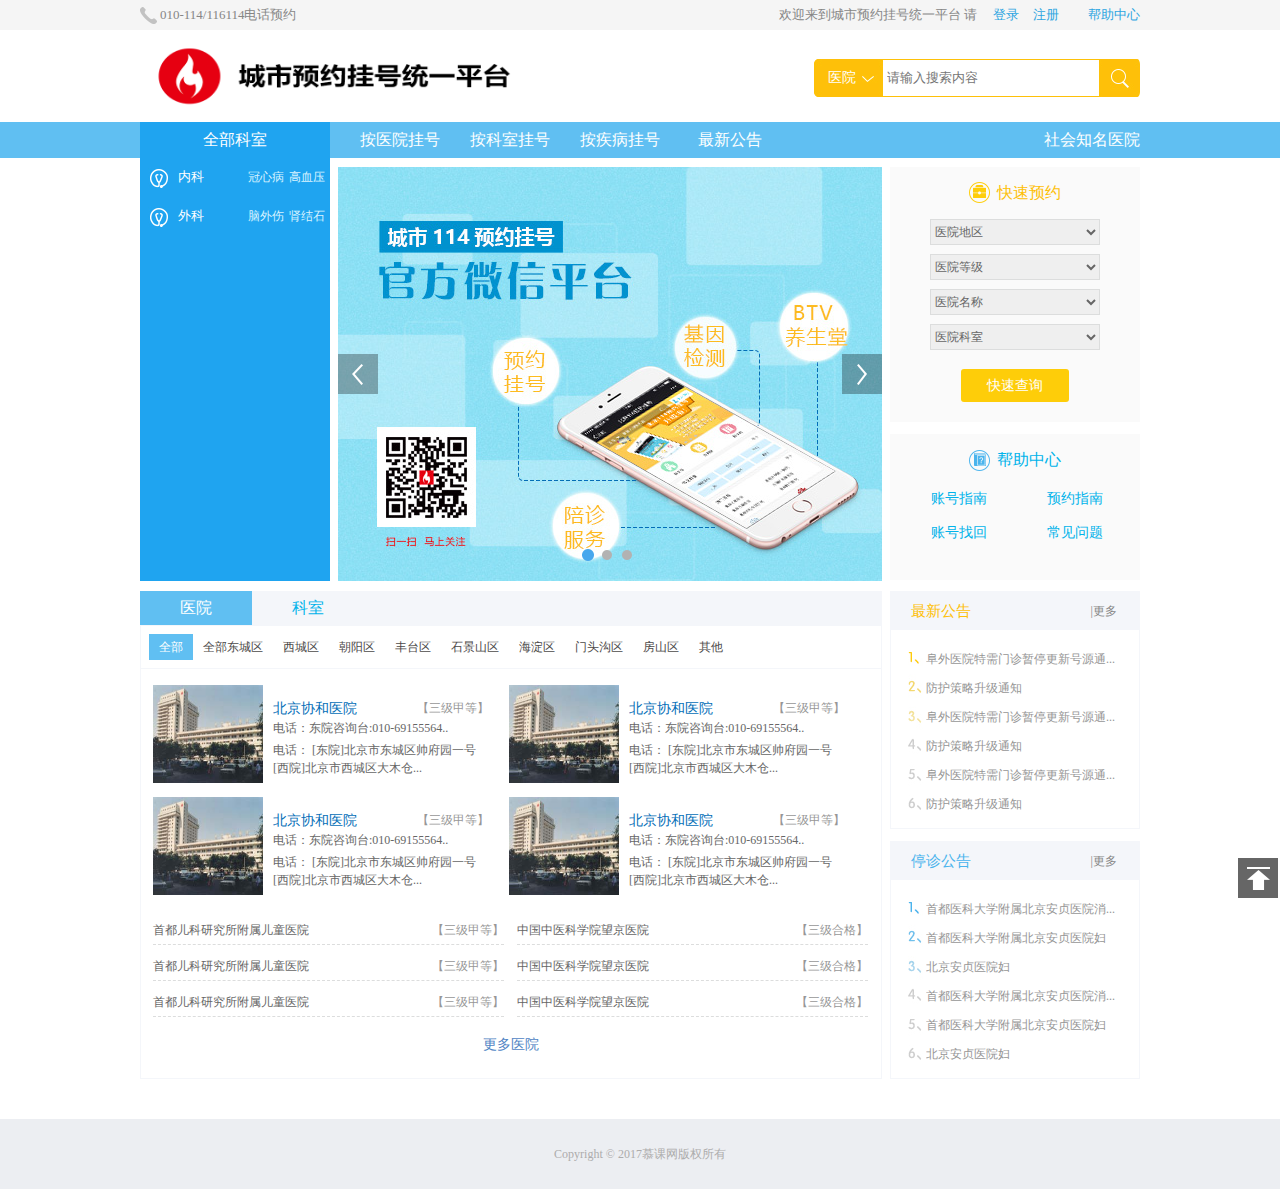
<file: 挂号平台/index.html>
<!DOCTYPE html>
<html lang="zh-ch">
<head>
	<meta charset="UTF-8">
	<title>基本样式页</title>
	<link rel="stylesheet" type="text/css" href="css/layout.css">
	<link rel="stylesheet" type="text/css" href="css/base.css">
	<link rel="stylesheet" type="text/css" href="css/ui-component.css">
</head>
<body>
	<div id="top" class="top">
		<div class="wrap">
			<p class="call">010-114/116114电话预约</p>
			<p class="welcome">欢迎来到城市预约挂号统一平台&nbsp;请&nbsp;
			<a href="#1">登录</a>
			<a href="#2">注册</a>
			&nbsp;&nbsp;&nbsp;&nbsp;
			<a href="#3">帮助中心</a>
			</p>
		</div>
	</div>
	<div id="header" class="header">
		<div class="wrap">
			<a href="#4" class="logo"><img src="img/logo.png"></a>
			<div class="search ui-search">
				<div class="ui-search-selected">医院</div>
				<div class="ui-search-select-list" >
					<a href="#">科室</a>
					<a href="#">疾病</a>
					<a href="#">医院</a>
				</div>
				<input type="text" name="" class="ui-search-input" placeholder="请输入搜索内容" />
				<a href="#" class="ui-search-submit">&nbsp;</a>
			</div>
		</div>
	</div>
	<div id="nav" class="nav">
		<div class="wrap">
			<div href="#6" class="link menu">全部科室
				<div class="menu-list ui-menu">

					<div class="ui-menu-item clearfix">
						
						<a href="#1" class="ui-menu-item-department">内科</i> 
						<a href="#2" class="ui-menu-item-disease">高血压</a>
						<a href="#3" class="ui-menu-item-disease">冠心病</a>

						<div class="ui-menu-item-detail" >
							<div class="ui-menu-item-detail-group">
								<div class="ui-menu-item-detail-group-caption">内科</div>

									<div class="ui-menu-item-detail-group-list">
										<a href="#1">心血管内科</a>
										<a href="#1">神经内科</a>
										<a href="#1">内分泌科</a>
										<a href="#1">血液科</a>
										<a href="#1">心血管内科</a>
										<a href="#1">神经内科</a>
										<a href="#1">内分泌科</a>
										<a href="#1">血液科</a>
										<a href="#1">心血管内科</a>
										<a href="#1">神经内科</a>
										<a href="#1">内分泌科</a>
										<a href="#1">血液科</a>
										<a href="#1">内分泌科</a>
										<a href="#1">血液科</a>
									</div>

							</div>
						</div>

					</div>


					<div class="ui-menu-item clearfix">
						
						<a href="#1" class="ui-menu-item-department">外科</i> 
						<a href="#2" class="ui-menu-item-disease">肾结石</a>
						<a href="#3" class="ui-menu-item-disease">脑外伤</a>

						<div class="ui-menu-item-detail" >

							<div class="ui-menu-item-detail-group">
								<div class="ui-menu-item-detail-group-caption">外科</div>

									<div class="ui-menu-item-detail-group-list">
										<a href="#1">神经外科</a>
										<a href="#1">功能神经外科</a>
										<a href="#1">内分泌科</a>
										<a href="#1">血液科</a>
										<a href="#1">心血管内科</a>
										<a href="#1">神经内科</a>
										<a href="#1">内分泌科</a>
										<a href="#1">血液科</a>
										<a href="#1">心血管内科</a>
										<a href="#1">神经内科</a>
										<a href="#1">内分泌科</a>
										<a href="#1">血液科</a>
										<a href="#1">内分泌科</a>
										<a href="#1">血液科</a>
									</div>

							</div>
							<div class="ui-menu-item-detail-group">
								<div class="ui-menu-item-detail-group-caption">外科常见疾病</div>

									<div class="ui-menu-item-detail-group-list">
										<a href="#1">神经外科</a>
										<a href="#1">功能神经外科</a>
										<a href="#1">内分泌科</a>
										<a href="#1">血液科</a>
										<a href="#1">心血管内科</a>
										<a href="#1">神经内科</a>
										<a href="#1">内分泌科</a>
										<a href="#1">血液科</a>
										<a href="#1">心血管内科</a>
										<a href="#1">神经内科</a>
										<a href="#1">内分泌科</a>
										<a href="#1">血液科</a>
										<a href="#1">内分泌科</a>
										<a href="#1">血液科</a>
									</div>

							</div>
							
						</div>

					</div>

	


				</div>
			</div>
			<a href="hospitals.html" class="link">按医院挂号</a>
			<a href="department.html" class="link">按科室挂号</a>
			<a href="#6" class="link">按疾病挂号</a>
			<a href="#6" class="link">最新公告</a>
			<a href="#6" class="link right">社会知名医院</a>
		</div>
	</div>
	<div id="banner" class="banner clearfix">
		<div class="banner-slider ui-slider">
			
			<div class="ui-slider-wrap clearfix">
				<a href="" class="item"><img src="img/banner_1.jpg" alt="banner-1"></a>
				<a href="" class="item"><img src="img/banner_2.jpg" alt="banner-2"></a>
				<a href="" class="item"><img src="img/banner_3.jpg" alt="banner-3"></a>
			</div>

			<div class="ui-slider-arrow">
				<a href="#" class="item left">&nbsp;</a>
				<a href="#" class="item right">&nbsp;</a>
			</div>

			<div class="ui-slider-process">
				<a href="#" class="item item_focus">&nbsp;</a>
				<a href="#" class="item ">&nbsp;</a>
				<a href="#" class="item ">&nbsp;</a>
			</div>

		</div>
		<div class="banner-search">
			<div class="caption"> <span class="text">快速预约</span> </div>
			<div class="form ui-cascading">
				<div class="line"><select name="area"><option>医院地区</option></select></div>
				<div class="line"><select name="level"><option>医院等级</option></select></div>
				<div class="line"><select name="name"><option>医院名称</option></select></div>
				<div class="line"><select name="department"><option>医院科室</option></select></div>
			</div>
			<div class="submit">
				<input type="button" class="button" value="快速查询">
			</div>
		</div>
		<div class="banner-help">
			<div class="caption"> <span class="text">帮助中心</span> </div>
			<div class="list">
				<a href="#7" class="link">账号指南</a>
				<a href="#7" class="link">预约指南</a>
				<a href="#7" class="link">账号找回</a>
				<a href="#7" class="link">常见问题</a>
			</div>
		</div>
	</div>
	<div id="content" class="content">
		<div class="wrap clearfix">
			
			<div class="content-tab">
				
				<div class="caption clearfix">
					<a href="#7" class="item item_focus">医院</a>
					<a href="#7" class="item">科室</a>
				</div>

				<div class="block">
					<div class="item">

						<div class="block-caption">
							<a href="#8" class="block-capiton-item block-capiton-item_focus">全部</a>
							<a href="#8" class="block-capiton-item">全部东城区</a>
							<a href="#8" class="block-capiton-item">西城区</a>
							<a href="#8" class="block-capiton-item">朝阳区</a>
							<a href="#8" class="block-capiton-item">丰台区</a>
							<a href="#8" class="block-capiton-item">石景山区</a>
							<a href="#8" class="block-capiton-item">海淀区</a>
							<a href="#8" class="block-capiton-item">门头沟区</a>
							<a href="#8" class="block-capiton-item">房山区</a>
							<a href="#8" class="block-capiton-item">其他</a>
						</div>
						
						<div class="block-wrap"><!--新增的-->

							<div class="block-content">

								<div class="block-list clearfix">

									<div class="item">
										<img src="img/hospital-1.jpg" alt="xx医院">
										<div class="item-name">北京协和医院<span class="item-level">【三级甲等】</span></div>
										<div class="item-phone">电话：东院咨询台:010-69155564..</div>
										<div class="item-address">电话： [东院]北京市东城区帅府园一号 [西院]北京市西城区大木仓...</div>
									</div>
									<div class="item">
										<img src="img/hospital-1.jpg" alt="xx医院">
										<div class="item-name">北京协和医院<span class="item-level">【三级甲等】</span></div>
										<div class="item-phone">电话：东院咨询台:010-69155564..</div>
										<div class="item-address">电话： [东院]北京市东城区帅府园一号 [西院]北京市西城区大木仓...</div>
									</div>
									
									<div class="item">
										<img src="img/hospital-1.jpg" alt="xx医院">
										<div class="item-name">北京协和医院<span class="item-level">【三级甲等】</span></div>
										<div class="item-phone">电话：东院咨询台:010-69155564..</div>
										<div class="item-address">电话： [东院]北京市东城区帅府园一号 [西院]北京市西城区大木仓...</div>
									</div>
									
									<div class="item">
										<img src="img/hospital-1.jpg" alt="xx医院">
										<div class="item-name">北京协和医院<span class="item-level">【三级甲等】</span></div>
										<div class="item-phone">电话：东院咨询台:010-69155564..</div>
										<div class="item-address">电话： [东院]北京市东城区帅府园一号 [西院]北京市西城区大木仓...</div>
									</div>
									
								</div>

								<div class="block-text-list clearfix">
									<a href="#9" class="item">首都儿科研究所附属儿童医院 <span class="level">【三级甲等】</span></a>
									<a href="#9" class="item">中国中医科学院望京医院 <span class="level">【三级合格】</span></a>
									<a href="#9" class="item">首都儿科研究所附属儿童医院 <span class="level">【三级甲等】</span></a>
									<a href="#9" class="item">中国中医科学院望京医院 <span class="level">【三级合格】</span></a>
									<a href="#9" class="item">首都儿科研究所附属儿童医院 <span class="level">【三级甲等】</span></a>
									<a href="#9" class="item">中国中医科学院望京医院 <span class="level">【三级合格】</span></a>
								</div>

								<a href="#" class="block-more">更多医院</a>
							</div>
						</div>
						<div class="block-wrap" style="display: none;"><!--新增的-->
							其他城区内容
						</div>

					</div>
					<div class="item" style="display: none;">
						科室内容
					</div>
				</div>

			</div>
			<div class="content-news">
				<div class="caption"> 最新公告 <a href="#8" class="more">|更多</a> </div>
				<div class="list">
					<a href="#8" class="link">阜外医院特需门诊暂停更新号源通...</a>
					<a href="#8" class="link">防护策略升级通知</a>
					<a href="#8" class="link">阜外医院特需门诊暂停更新号源通...</a>
					<a href="#8" class="link">防护策略升级通知</a>
					<a href="#8" class="link">阜外医院特需门诊暂停更新号源通...</a>
					<a href="#8" class="link">防护策略升级通知</a>
				</div>
			</div>
			<div class="content-close">
				<div class="caption"> 停诊公告 <a href="#8" class="more">|更多</a> </div>
				<div class="list">
					<a href="#8" class="link">首都医科大学附属北京安贞医院消...</a>
					<a href="#8" class="link">首都医科大学附属北京安贞医院妇</a>
					<a href="#8" class="link">北京安贞医院妇</a>
					<a href="#8" class="link">首都医科大学附属北京安贞医院消...</a>
					<a href="#8" class="link">首都医科大学附属北京安贞医院妇</a>
					<a href="#8" class="link">北京安贞医院妇</a>
				</div>
			</div>

		</div>
	</div>
	<div id="footer" class="footer">
		<div class="wrap">
			Copyright&nbsp;&copy;&nbsp;2017慕课网版权所有	
		</div>
	</div>
	<a href="#0" class="go-top"></a>
	<script type="text/javascript" src="js/jquery-1.7.1.min.js"></script>
	<script type="text/javascript" src="js/ui.js"></script>
</body>
</html>
</file>
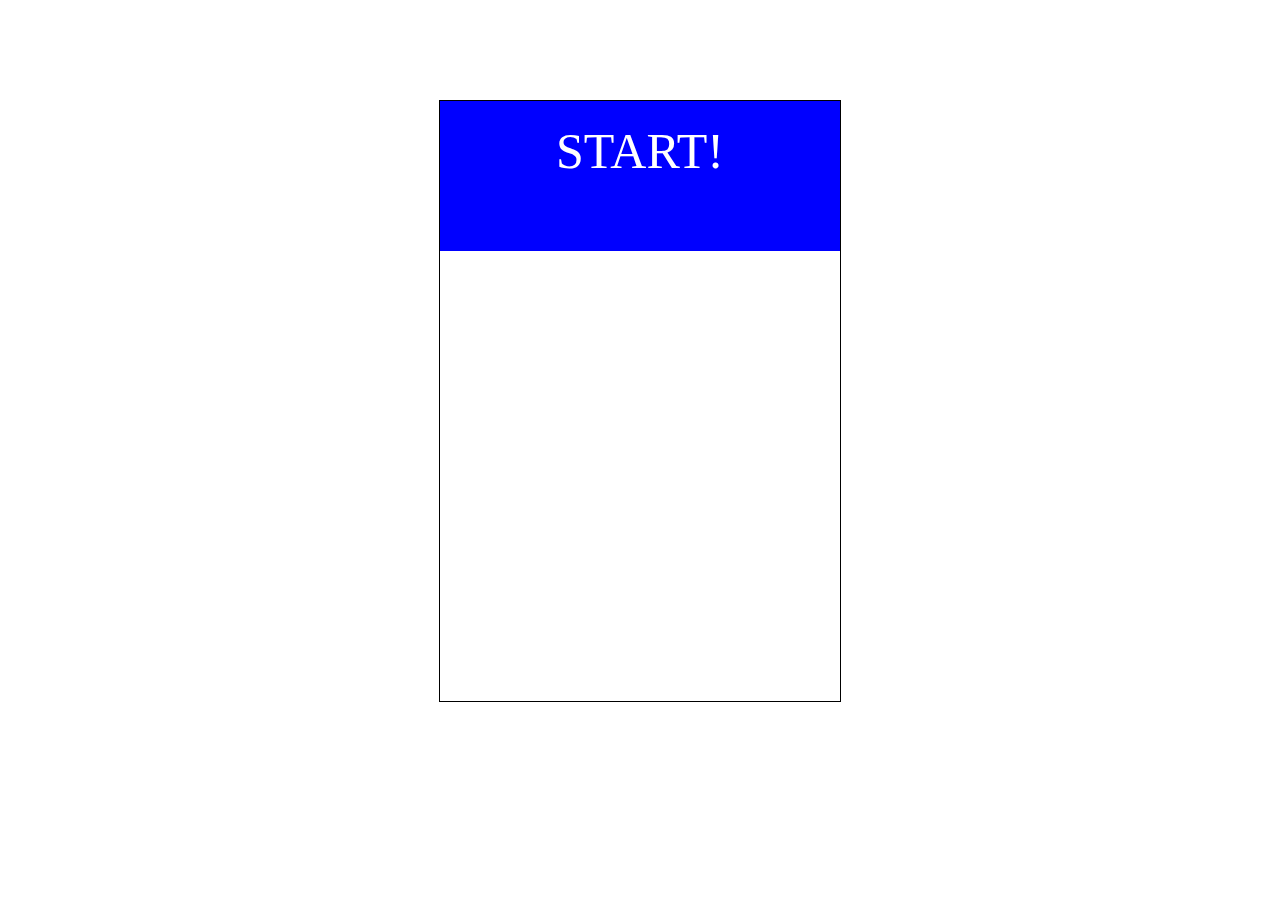
<file: 苏宁首页/练习/踩白块/index.html>
<!DOCTYPE html>
<html>
	<head>
		<meta charset="UTF-8">
		<title></title>
		<link rel="stylesheet" type="text/css" href="style.css"/>
	</head>
	<body>
		
		<div id="wrap">
			<div id="start"></div>
			<div id="block"></div>
		</div>
		
		
		<script type="text/javascript" src="script.js"></script>
	</body>
</html>
</file>
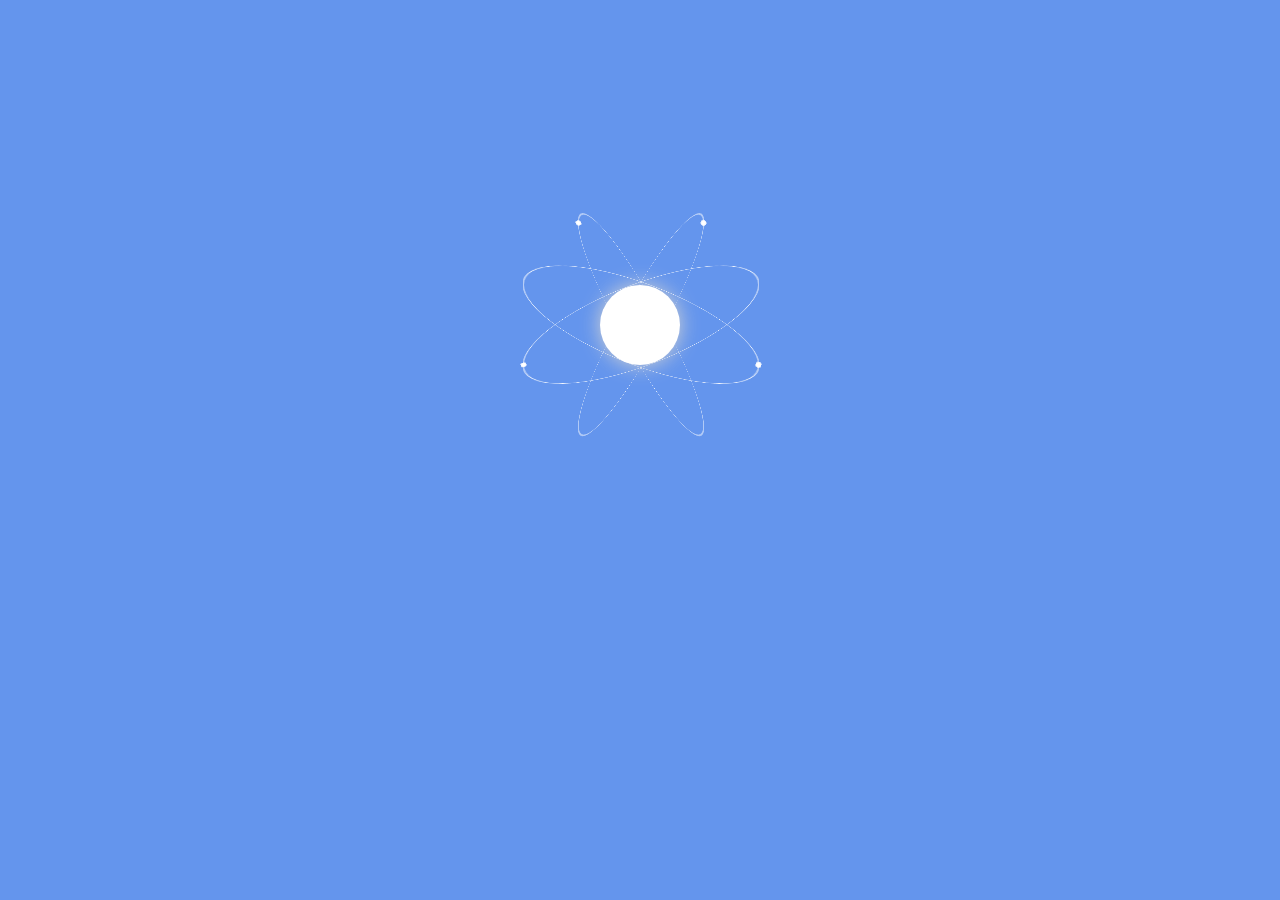
<file: 苏宁首页/练习/3d旋转体.html>
<!DOCTYPE html>
<html>
	<head>
		<meta charset="UTF-8">
		<title></title>
		<style type="text/css">
			*{
				padding: 0;
				margin: 0;
			}
			body{
				background-color: cornflowerblue;
			}
			.wrap{
				margin: 200px auto;
				width: 250px;
				height: 250px;
				position: relative;
				transform-style: preserve-3d;
				transform: rotateX(110deg);
			}
			.circle{
				width: 80px;
				height: 80px;
				background-color: #fff;
				border-radius: 50%;
				box-shadow: 0 0 20px lightgray;
				position: absolute;
				top: 50%;
				margin-top: -40px;
				left: 50%;
				margin-left: -40px;
				transform: rotateX(70deg);
				animation: circle 2s linear infinite;
			}
			@keyframes circle{
				from{box-shadow: 0 0 0px lightgray;}
				to{box-shadow: 0 0 40px lightgray;}
			}
			.x1{
				transform-style: preserve-3d;
				width: 250px;
				height: 250px;
				border-radius: 50%;
				border: 1px solid #fff;
				position: absolute;
				transform: rotateY(60deg);
				animation: x1 2s linear infinite 0.3s;
			}
			@keyframes x1{
				from{transform: rotateY(60deg) rotateZ(0deg);}
				to{transform: rotateY(60deg) rotateZ(360deg);}
			}
			.x1::after{
				content: '';
				display: block;
				width: 6px;
				height: 6px;
				border-radius: 50%;
				background-color: #FFFFFF;
				transform-style: preserve-3d;
				position: absolute;
				left: -3px;
				top: 50%;
				margin-top: -3px;
				transform: rotateX(110deg);
			}
			.x2{
				transform-style: preserve-3d;
				width: 250px;
				height: 250px;
				border-radius: 50%;
				border: 1px solid #fff;
				position: absolute;
				transform: rotateY(120deg);
				animation: x2 2s linear infinite 1.6s;
			}
			@keyframes x2{
				from{transform: rotateY(120deg) rotateZ(0deg);}
				to{transform: rotateY(120deg) rotateZ(360deg);}
			}
			.x2::after{
				content: '';
				display: block;
				width: 6px;
				height: 6px;
				border-radius: 50%;
				background-color: #FFFFFF;
				transform-style: preserve-3d;
				position: absolute;
				left: -3px;
				top: 50%;
				margin-top: -3px;
				transform: rotateX(110deg);
				
			}
			.x3{
				transform-style: preserve-3d;
				width: 250px;
				height: 250px;
				border-radius: 50%;
				border: 1px solid #fff;
				position: absolute;
				transform: rotateY(200deg);
				animation: x3 2s linear infinite 1s;
			}
			@keyframes x3{
				from{transform: rotateY(200deg) rotateZ(0deg);}
				to{transform: rotateY(200deg) rotateZ(360deg);}
			}
			.x3::after{
				content: '';
				display: block;
				width: 6px;
				height: 6px;
				border-radius: 50%;
				background-color: #FFFFFF;
				transform-style: preserve-3d;
				position: absolute;
				left: -3px;
				top: 50%;
				margin-top: -3px;
				transform: rotateX(110deg);
				
			}
			.x4{
				transform-style: preserve-3d;
				width: 250px;
				height: 250px;
				border-radius: 50%;
				border: 1px solid #fff;
				position: absolute;
				transform: rotateY(340deg);
				animation: x4 2s linear infinite 2s;
			}
			@keyframes x4{
				from{transform: rotateY(340deg) rotateZ(0deg);}
				to{transform: rotateY(340deg) rotateZ(360deg);}
			}
			.x4::after{
				content: '';
				display: block;
				width: 6px;
				height: 6px;
				border-radius: 50%;
				background-color: #FFFFFF;
				transform-style: preserve-3d;
				position: absolute;
				left: -3px;
				top: 50%;
				margin-top: -3px;
				transform: rotateX(110deg);
				
			}
		
		</style>
	</head>
	<body>
		<div class="wrap">
			<div class="circle"></div>
			<div class="x1"></div>
			<div class="x2"></div>
			<div class="x3"></div>
			<div class="x4"></div>
		</div>
		
	</body>
</html>
</file>
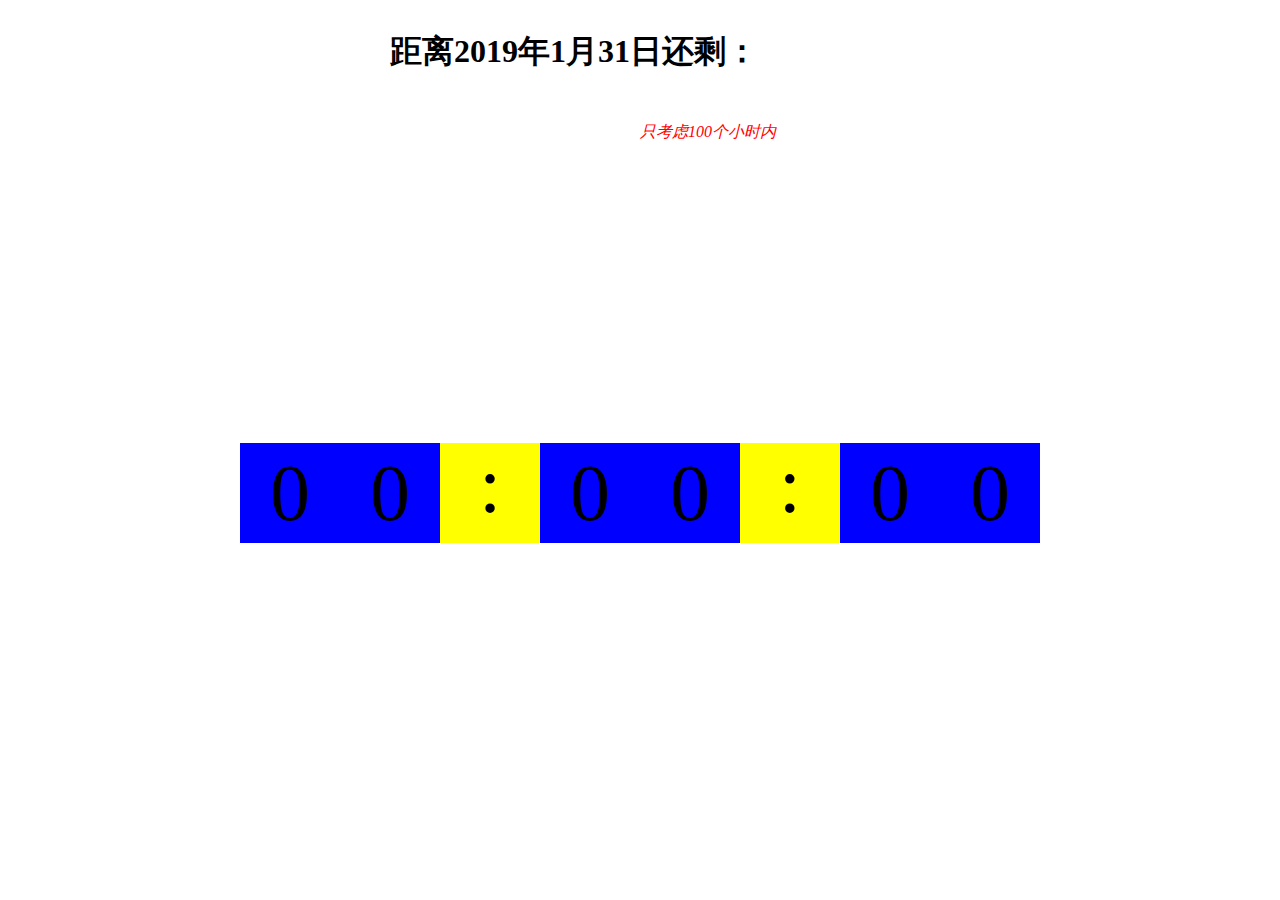
<file: 苏宁首页/练习/倒计时.html>
<!DOCTYPE html>
<html>
	<head>
		<meta charset="UTF-8">
		<title></title>
		<style type="text/css">
			*{
				padding: 0;
				margin: 0;
			}
			h1{
				width: 500px;
				margin: 30px auto;
			}
			.time{
				width: 800px;
				height: 100px;
				background-color: yellow;
				margin: 300px auto;
				display: flex;
				justify-content: space-between;
			}
			.time-item{
				height: 100px;
				width: 200px;
				text-align: center;
				line-height: 100px;
				float: left;
				overflow: hidden;
			}
			.time-item>div{
				width: 100px;
				float: left;
			}
			span{
				font-size: 80px;
				display: block;
				height: 100px;
				background-color: blue;
			}
			.seg{
				font-size: 80px;
				font-style: normal;
				line-height: 85px;
			}
			.ani{
				transition: margin 0.3s;
			}
			em{
				display: block;
				margin-left: 50%;
				color: red;
			}
		</style>
	</head>
	<body>
		<h1>距离2019年1月31日还剩：</h1>
		<br />
		<em>
			只考虑100个小时内
		</em>
		
		<div class="time">
			<div class="time-item">
				<div id="hour-s" class="ani">
					<span>0</span>
					<span>1</span>
					<span>2</span>
					<span>3</span>
					<span>4</span>
					<span>5</span>
					<span>6</span>
					<span>7</span>
					<span>8</span>
					<span>9</span>
					<span>0</span>
				</div>
				<div id="hour-g" class="ani">
					<span>0</span>
					<span>1</span>
					<span>2</span>
					<span>3</span>
					<span>4</span>
					<span>5</span>
					<span>6</span>
					<span>7</span>
					<span>8</span>
					<span>9</span>
					<span>0</span>
				</div>
			</div>
			<div class="seg">:</div>
			<div class="time-item">
				<div id="minute-s" class="ani">
					<span>0</span>
					<span>1</span>
					<span>2</span>
					<span>3</span>
					<span>4</span>
					<span>5</span>
					<span>0</span>
				</div>
				<div id="minute-g" class="ani">
					<span>0</span>
					<span>1</span>
					<span>2</span>
					<span>3</span>
					<span>4</span>
					<span>5</span>
					<span>6</span>
					<span>7</span>
					<span>8</span>
					<span>9</span>
					<span>0</span>
				</div>
			</div>
			<div class="seg">:</div>
			<div class="time-item">
				<div id="second-s" class="ani">
					<span>0</span>
					<span>1</span>
					<span>2</span>
					<span>3</span>
					<span>4</span>
					<span>5</span>
					<span>0</span>
				</div>
				<div id="second-g" class="ani">
					<span>0</span>
					<span>1</span>
					<span>2</span>
					<span>3</span>
					<span>4</span>
					<span>5</span>
					<span>6</span>
					<span>7</span>
					<span>8</span>
					<span>9</span>
					<span>0</span>
				</div>
			
			</div>
		</div>
		
		<script type="text/javascript">
			
			
			var hs = document.getElementById("hour-s");
			var hg = document.getElementById("hour-g");
			var ms = document.getElementById("minute-s");
			var mg = document.getElementById("minute-g");
			var ss = document.getElementById("second-s");
			var sg = document.getElementById("second-g");
			
			setInterval(function(){
	//			获取现在时间时间戳:
				var time = new Date();
				var timeNow = time.getTime();
				var h = time.getHours();
				var m = time.getMinutes();
				var s = time.getSeconds();
	//			获取目标时间时间戳:
				var last = new Date(2019,00,31);
				var lastTime = last.getTime();
	//			获得目标时间与现在时间的时间差:
				var diff = lastTime - timeNow;
				var hours = parseInt(diff / (60*60*1000));
				diff = diff%(60*60*1000);
				var minutes = parseInt(diff / (60*1000));
				diff = diff%(60*1000);
				var seconds = parseInt(diff / (1000));
				
	//			获得hours的margintop值:
				var mths = ((hours - (hours % 10)) / 10)*100;
				if (mths == 0) {
					hs.style.marginTop = 0 + 'px';
					setTimeout(function(){
						hs.style.transition = 'none';
						hs.style.marginTop = -1000 + 'px';
					},300)
				}else{
					hs.style.transition = 'margin 0.3s linear';
					hs.style.marginTop = -mths + 'px';
				}
				var mthg = (hours % 10)*100; 
				if (mthg == 0) {
					hg.style.marginTop = 0 + 'px';
					setTimeout(function(){
						hg.style.transition = 'none';
						hg.style.marginTop = -1000 + 'px';
					},300)
				}else{
					hg.style.transition = 'margin 0.3s linear';
					hg.style.marginTop = -mthg + 'px';
				}
	//			获得minutes的margintop值:
				var mtms = ((minutes - (minutes % 10)) / 10)*100;
				if (mtms == 0) {
					mg.style.marginTop = 0 + 'px';
					setTimeout(function(){
						mg.style.transition = 'none';
						mg.style.marginTop = -600 + 'px';
					},300)
				}else{
					ms.style.transition = 'margin 0.3s linear';
					ms.style.marginTop = -mtms + 'px';
				}
				var mtmg = (minutes % 10)*100; 
				if (mtmg == 0) {
					sg.style.marginTop = 0 + 'px';
					setTimeout(function(){
						mg.style.transition = 'none';
						mg.style.marginTop = -1000 + 'px';
					},300)
				}else{
					mg.style.transition = 'margin 0.3s linear';
					mg.style.marginTop = -mtmg + 'px';
				}
	//			获得seconds的margintop值:
				var mtss = ((seconds - (seconds % 10)) / 10)*100;
				if (mtss == 0) {
					ss.style.marginTop = 0 + 'px';
					setTimeout(function(){
						ss.style.transition = 'none';
						ss.style.marginTop = -600 + 'px';
					},300)
				}else{
					ss.style.transition = 'margin 0.3s linear';
					ss.style.marginTop = -mtss + 'px';
				}
				var mtsg = (seconds % 10)*100; 
				if (mtsg == 0) {
					sg.style.marginTop = 0 + 'px';
					setTimeout(function(){
						sg.style.transition = 'none';
						sg.style.marginTop = -1000 + 'px';
					},300)
				}else{
					sg.style.transition = 'margin 0.3s';
					sg.style.marginTop = -mtsg + 'px';
				}
			},1000)
			
			
		</script>
		
	</body>
</html>
</file>
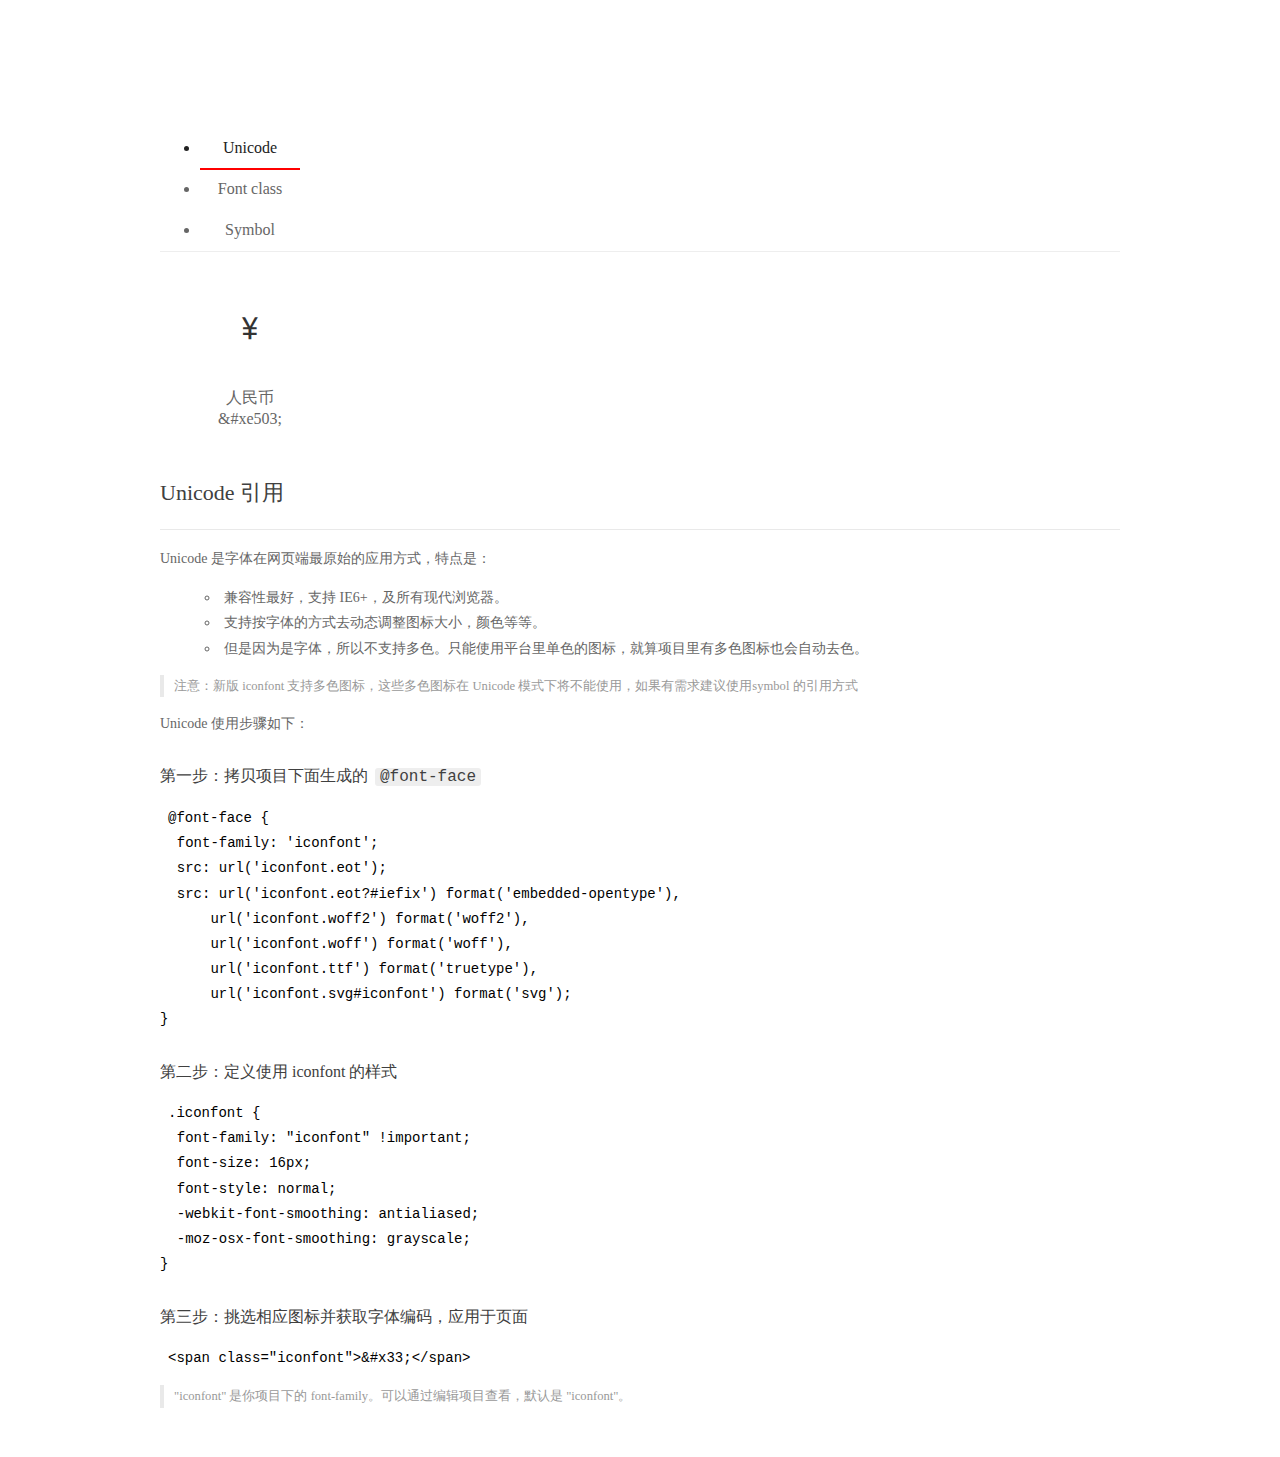
<file: 苏宁首页/CSS/人民币/demo_index.html>
<!DOCTYPE html>
<html>
<head>
  <meta charset="utf-8"/>
  <title>IconFont Demo</title>
  <link rel="shortcut icon" href="https://gtms04.alicdn.com/tps/i4/TB1_oz6GVXXXXaFXpXXJDFnIXXX-64-64.ico" type="image/x-icon"/>
  <link rel="stylesheet" href="https://g.alicdn.com/thx/cube/1.3.2/cube.min.css">
  <link rel="stylesheet" href="demo.css">
  <link rel="stylesheet" href="iconfont.css">
  <script src="iconfont.js"></script>
  <!-- jQuery -->
  <script src="https://a1.alicdn.com/oss/uploads/2018/12/26/7bfddb60-08e8-11e9-9b04-53e73bb6408b.js"></script>
  <!-- 代码高亮 -->
  <script src="https://a1.alicdn.com/oss/uploads/2018/12/26/a3f714d0-08e6-11e9-8a15-ebf944d7534c.js"></script>
</head>
<body>
  <div class="main">
    <h1 class="logo"><a href="https://www.iconfont.cn/" title="iconfont 首页" target="_blank">&#xe86b;</a></h1>
    <div class="nav-tabs">
      <ul id="tabs" class="dib-box">
        <li class="dib active"><span>Unicode</span></li>
        <li class="dib"><span>Font class</span></li>
        <li class="dib"><span>Symbol</span></li>
      </ul>
      
    </div>
    <div class="tab-container">
      <div class="content unicode" style="display: block;">
          <ul class="icon_lists dib-box">
          
            <li class="dib">
              <span class="icon iconfont">&#xe503;</span>
                <div class="name">人民币</div>
                <div class="code-name">&amp;#xe503;</div>
              </li>
          
          </ul>
          <div class="article markdown">
          <h2 id="unicode-">Unicode 引用</h2>
          <hr>

          <p>Unicode 是字体在网页端最原始的应用方式，特点是：</p>
          <ul>
            <li>兼容性最好，支持 IE6+，及所有现代浏览器。</li>
            <li>支持按字体的方式去动态调整图标大小，颜色等等。</li>
            <li>但是因为是字体，所以不支持多色。只能使用平台里单色的图标，就算项目里有多色图标也会自动去色。</li>
          </ul>
          <blockquote>
            <p>注意：新版 iconfont 支持多色图标，这些多色图标在 Unicode 模式下将不能使用，如果有需求建议使用symbol 的引用方式</p>
          </blockquote>
          <p>Unicode 使用步骤如下：</p>
          <h3 id="-font-face">第一步：拷贝项目下面生成的 <code>@font-face</code></h3>
<pre><code class="language-css"
>@font-face {
  font-family: 'iconfont';
  src: url('iconfont.eot');
  src: url('iconfont.eot?#iefix') format('embedded-opentype'),
      url('iconfont.woff2') format('woff2'),
      url('iconfont.woff') format('woff'),
      url('iconfont.ttf') format('truetype'),
      url('iconfont.svg#iconfont') format('svg');
}
</code></pre>
          <h3 id="-iconfont-">第二步：定义使用 iconfont 的样式</h3>
<pre><code class="language-css"
>.iconfont {
  font-family: "iconfont" !important;
  font-size: 16px;
  font-style: normal;
  -webkit-font-smoothing: antialiased;
  -moz-osx-font-smoothing: grayscale;
}
</code></pre>
          <h3 id="-">第三步：挑选相应图标并获取字体编码，应用于页面</h3>
<pre>
<code class="language-html"
>&lt;span class="iconfont"&gt;&amp;#x33;&lt;/span&gt;
</code></pre>
          <blockquote>
            <p>"iconfont" 是你项目下的 font-family。可以通过编辑项目查看，默认是 "iconfont"。</p>
          </blockquote>
          </div>
      </div>
      <div class="content font-class">
        <ul class="icon_lists dib-box">
          
          <li class="dib">
            <span class="icon iconfont icon-renminbi"></span>
            <div class="name">
              人民币
            </div>
            <div class="code-name">.icon-renminbi
            </div>
          </li>
          
        </ul>
        <div class="article markdown">
        <h2 id="font-class-">font-class 引用</h2>
        <hr>

        <p>font-class 是 Unicode 使用方式的一种变种，主要是解决 Unicode 书写不直观，语意不明确的问题。</p>
        <p>与 Unicode 使用方式相比，具有如下特点：</p>
        <ul>
          <li>兼容性良好，支持 IE8+，及所有现代浏览器。</li>
          <li>相比于 Unicode 语意明确，书写更直观。可以很容易分辨这个 icon 是什么。</li>
          <li>因为使用 class 来定义图标，所以当要替换图标时，只需要修改 class 里面的 Unicode 引用。</li>
          <li>不过因为本质上还是使用的字体，所以多色图标还是不支持的。</li>
        </ul>
        <p>使用步骤如下：</p>
        <h3 id="-fontclass-">第一步：引入项目下面生成的 fontclass 代码：</h3>
<pre><code class="language-html">&lt;link rel="stylesheet" href="./iconfont.css"&gt;
</code></pre>
        <h3 id="-">第二步：挑选相应图标并获取类名，应用于页面：</h3>
<pre><code class="language-html">&lt;span class="iconfont icon--xxx"&gt;&lt;/span&gt;
</code></pre>
        <blockquote>
          <p>"
            iconfont" 是你项目下的 font-family。可以通过编辑项目查看，默认是 "iconfont"。</p>
        </blockquote>
      </div>
      </div>
      <div class="content symbol">
          <ul class="icon_lists dib-box">
          
            <li class="dib">
                <svg class="icon svg-icon" aria-hidden="true">
                  <use xlink:href="#icon-renminbi"></use>
                </svg>
                <div class="name">人民币</div>
                <div class="code-name">#icon-renminbi</div>
            </li>
          
          </ul>
          <div class="article markdown">
          <h2 id="symbol-">Symbol 引用</h2>
          <hr>

          <p>这是一种全新的使用方式，应该说这才是未来的主流，也是平台目前推荐的用法。相关介绍可以参考这篇<a href="">文章</a>
            这种用法其实是做了一个 SVG 的集合，与另外两种相比具有如下特点：</p>
          <ul>
            <li>支持多色图标了，不再受单色限制。</li>
            <li>通过一些技巧，支持像字体那样，通过 <code>font-size</code>, <code>color</code> 来调整样式。</li>
            <li>兼容性较差，支持 IE9+，及现代浏览器。</li>
            <li>浏览器渲染 SVG 的性能一般，还不如 png。</li>
          </ul>
          <p>使用步骤如下：</p>
          <h3 id="-symbol-">第一步：引入项目下面生成的 symbol 代码：</h3>
<pre><code class="language-html">&lt;script src="./iconfont.js"&gt;&lt;/script&gt;
</code></pre>
          <h3 id="-css-">第二步：加入通用 CSS 代码（引入一次就行）：</h3>
<pre><code class="language-html">&lt;style&gt;
.icon {
  width: 1em;
  height: 1em;
  vertical-align: -0.15em;
  fill: currentColor;
  overflow: hidden;
}
&lt;/style&gt;
</code></pre>
          <h3 id="-">第三步：挑选相应图标并获取类名，应用于页面：</h3>
<pre><code class="language-html">&lt;svg class="icon" aria-hidden="true"&gt;
  &lt;use xlink:href="#icon-xxx"&gt;&lt;/use&gt;
&lt;/svg&gt;
</code></pre>
          </div>
      </div>

    </div>
  </div>
  <script>
  $(document).ready(function () {
      $('.tab-container .content:first').show()

      $('#tabs li').click(function (e) {
        var tabContent = $('.tab-container .content')
        var index = $(this).index()

        if ($(this).hasClass('active')) {
          return
        } else {
          $('#tabs li').removeClass('active')
          $(this).addClass('active')

          tabContent.hide().eq(index).fadeIn()
        }
      })
    })
  </script>
</body>
</html>
</file>
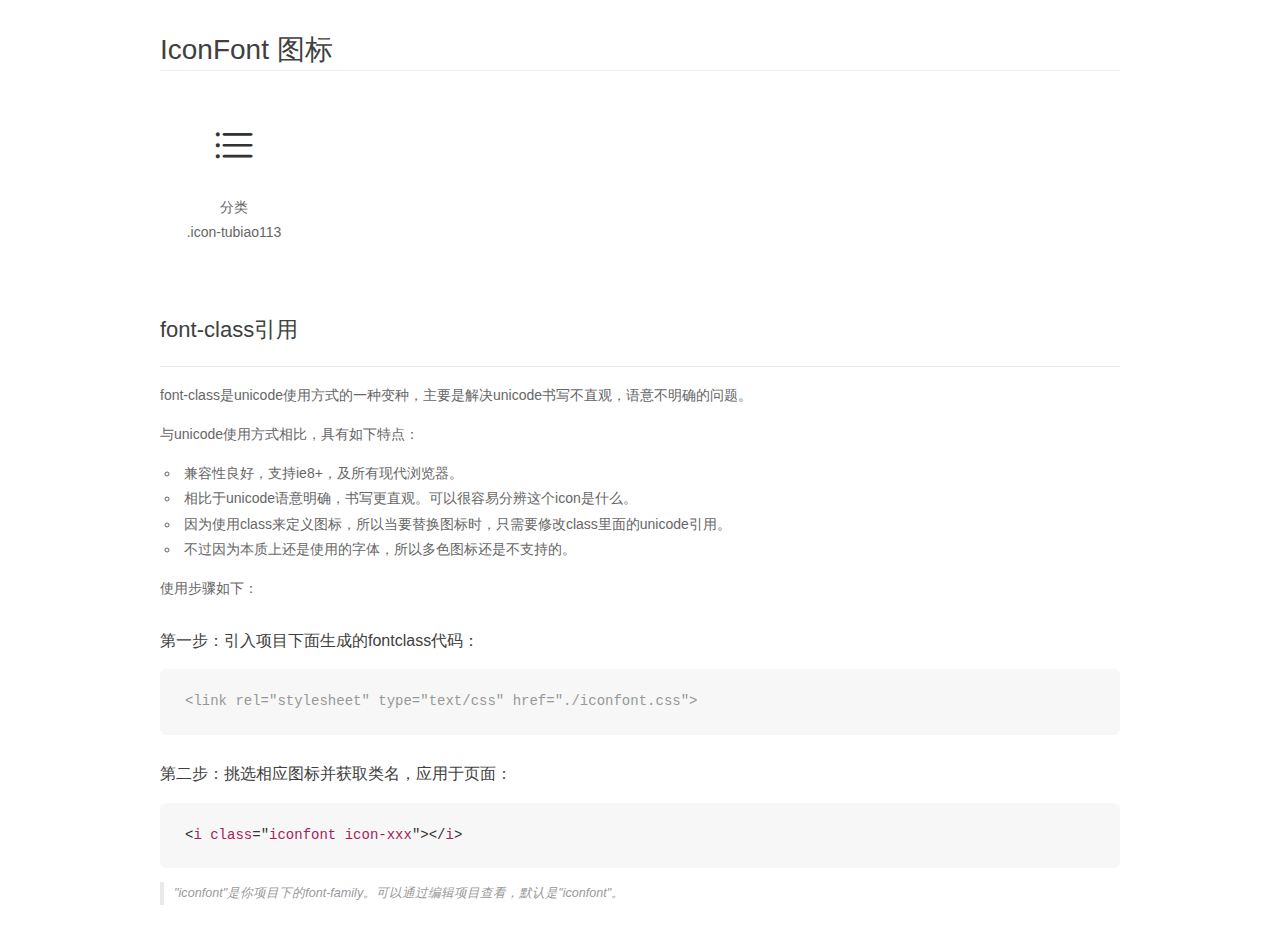
<file: 苏宁首页/CSS/分类/demo_fontclass.html>
<!DOCTYPE html>
<html>
<head>
    <meta charset="utf-8"/>
    <title>IconFont</title>
    <link rel="stylesheet" href="demo.css">
    <link rel="stylesheet" href="iconfont.css">
</head>
<body>
    <div class="main markdown">
        <h1>IconFont 图标</h1>
        <ul class="icon_lists clear">
            
                <li>
                <i class="icon iconfont icon-tubiao113"></i>
                    <div class="name">分类</div>
                    <div class="fontclass">.icon-tubiao113</div>
                </li>
            
        </ul>

        <h2 id="font-class-">font-class引用</h2>
        <hr>

        <p>font-class是unicode使用方式的一种变种，主要是解决unicode书写不直观，语意不明确的问题。</p>
        <p>与unicode使用方式相比，具有如下特点：</p>
        <ul>
        <li>兼容性良好，支持ie8+，及所有现代浏览器。</li>
        <li>相比于unicode语意明确，书写更直观。可以很容易分辨这个icon是什么。</li>
        <li>因为使用class来定义图标，所以当要替换图标时，只需要修改class里面的unicode引用。</li>
        <li>不过因为本质上还是使用的字体，所以多色图标还是不支持的。</li>
        </ul>
        <p>使用步骤如下：</p>
        <h3 id="-fontclass-">第一步：引入项目下面生成的fontclass代码：</h3>


        <pre><code class="lang-js hljs javascript"><span class="hljs-comment">&lt;link rel="stylesheet" type="text/css" href="./iconfont.css"&gt;</span></code></pre>
        <h3 id="-">第二步：挑选相应图标并获取类名，应用于页面：</h3>
        <pre><code class="lang-css hljs">&lt;<span class="hljs-selector-tag">i</span> <span class="hljs-selector-tag">class</span>="<span class="hljs-selector-tag">iconfont</span> <span class="hljs-selector-tag">icon-xxx</span>"&gt;&lt;/<span class="hljs-selector-tag">i</span>&gt;</code></pre>
        <blockquote>
        <p>"iconfont"是你项目下的font-family。可以通过编辑项目查看，默认是"iconfont"。</p>
        </blockquote>
    </div>
</body>
</html>
</file>
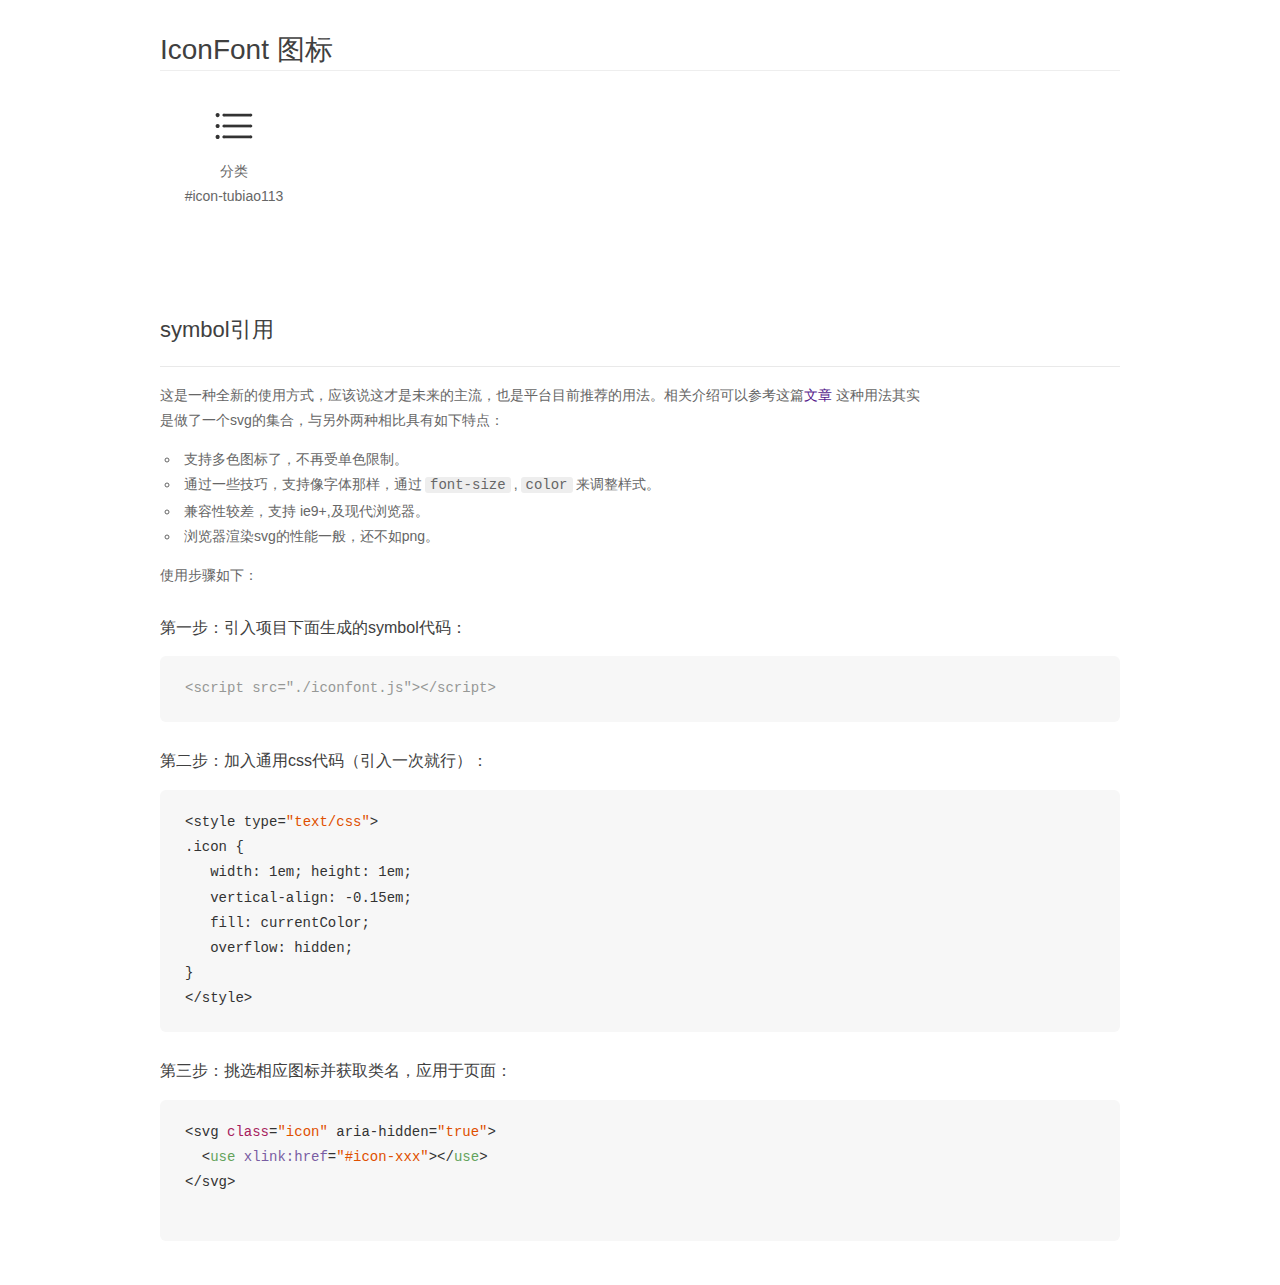
<file: 苏宁首页/CSS/分类/demo_symbol.html>
<!DOCTYPE html>
<html>
<head>
    <meta charset="utf-8"/>
    <title>IconFont</title>
    <link rel="stylesheet" href="demo.css">
    <script src="iconfont.js"></script>

    <style type="text/css">
        .icon {
          /* 通过设置 font-size 来改变图标大小 */
          width: 1em; height: 1em;
          /* 图标和文字相邻时，垂直对齐 */
          vertical-align: -0.15em;
          /* 通过设置 color 来改变 SVG 的颜色/fill */
          fill: currentColor;
          /* path 和 stroke 溢出 viewBox 部分在 IE 下会显示
             normalize.css 中也包含这行 */
          overflow: hidden;
        }

    </style>
</head>
<body>
    <div class="main markdown">
        <h1>IconFont 图标</h1>
        <ul class="icon_lists clear">
            
                <li>
                    <svg class="icon" aria-hidden="true">
                        <use xlink:href="#icon-tubiao113"></use>
                    </svg>
                    <div class="name">分类</div>
                    <div class="fontclass">#icon-tubiao113</div>
                </li>
            
        </ul>


        <h2 id="symbol-">symbol引用</h2>
        <hr>

        <p>这是一种全新的使用方式，应该说这才是未来的主流，也是平台目前推荐的用法。相关介绍可以参考这篇<a href="">文章</a>
        这种用法其实是做了一个svg的集合，与另外两种相比具有如下特点：</p>
        <ul>
          <li>支持多色图标了，不再受单色限制。</li>
          <li>通过一些技巧，支持像字体那样，通过<code>font-size</code>,<code>color</code>来调整样式。</li>
          <li>兼容性较差，支持 ie9+,及现代浏览器。</li>
          <li>浏览器渲染svg的性能一般，还不如png。</li>
        </ul>
        <p>使用步骤如下：</p>
        <h3 id="-symbol-">第一步：引入项目下面生成的symbol代码：</h3>
        <pre><code class="lang-js hljs javascript"><span class="hljs-comment">&lt;script src="./iconfont.js"&gt;&lt;/script&gt;</span></code></pre>
        <h3 id="-css-">第二步：加入通用css代码（引入一次就行）：</h3>
        <pre><code class="lang-js hljs javascript">&lt;style type=<span class="hljs-string">"text/css"</span>&gt;
.icon {
   width: <span class="hljs-number">1</span>em; height: <span class="hljs-number">1</span>em;
   vertical-align: <span class="hljs-number">-0.15</span>em;
   fill: currentColor;
   overflow: hidden;
}
&lt;<span class="hljs-regexp">/style&gt;</span></code></pre>
        <h3 id="-">第三步：挑选相应图标并获取类名，应用于页面：</h3>
        <pre><code class="lang-js hljs javascript">&lt;svg <span class="hljs-class"><span class="hljs-keyword">class</span></span>=<span class="hljs-string">"icon"</span> aria-hidden=<span class="hljs-string">"true"</span>&gt;<span class="xml"><span class="hljs-tag">
  &lt;<span class="hljs-name">use</span> <span class="hljs-attr">xlink:href</span>=<span class="hljs-string">"#icon-xxx"</span>&gt;</span><span class="hljs-tag">&lt;/<span class="hljs-name">use</span>&gt;</span>
</span>&lt;<span class="hljs-regexp">/svg&gt;
        </span></code></pre>
    </div>
</body>
</html>
</file>
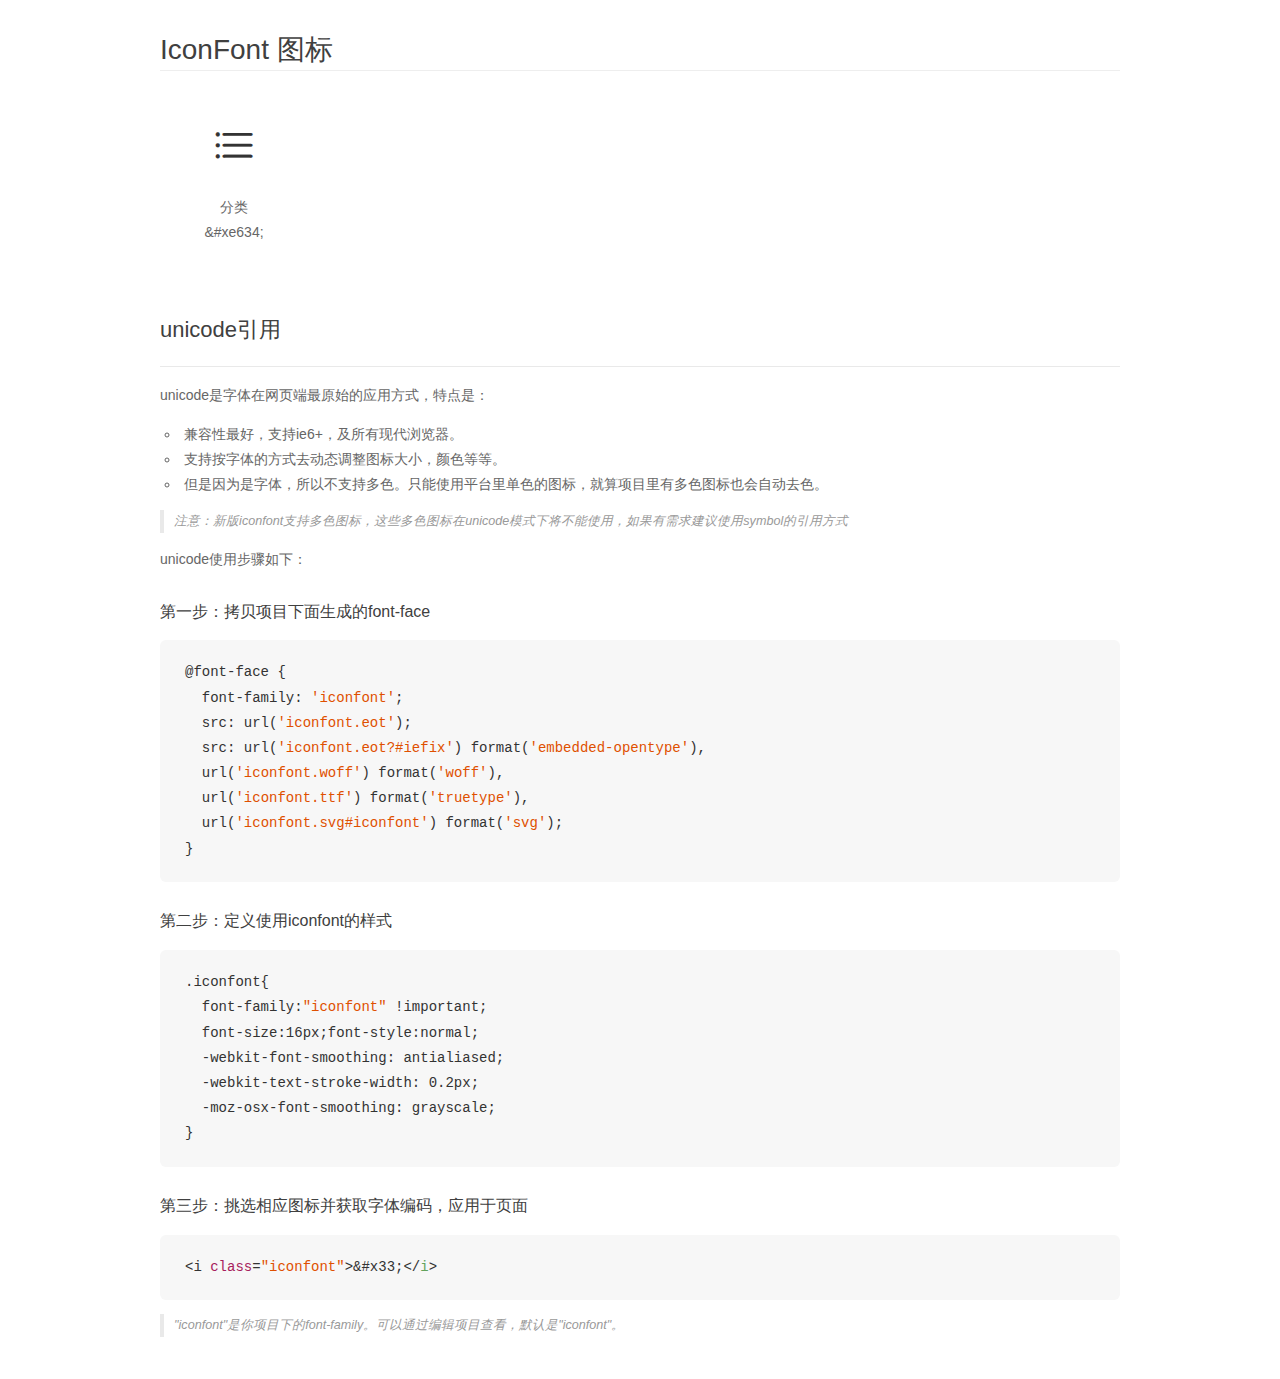
<file: 苏宁首页/CSS/分类/demo_unicode.html>
<!DOCTYPE html>
<html>
<head>
    <meta charset="utf-8"/>
    <title>IconFont</title>
    <link rel="stylesheet" href="demo.css">

    <style type="text/css">

        @font-face {font-family: "iconfont";
          src: url('iconfont.eot'); /* IE9*/
          src: url('iconfont.eot#iefix') format('embedded-opentype'), /* IE6-IE8 */
          url('iconfont.woff') format('woff'), /* chrome, firefox */
          url('iconfont.ttf') format('truetype'), /* chrome, firefox, opera, Safari, Android, iOS 4.2+*/
          url('iconfont.svg#iconfont') format('svg'); /* iOS 4.1- */
        }

        .iconfont {
          font-family:"iconfont" !important;
          font-size:16px;
          font-style:normal;
          -webkit-font-smoothing: antialiased;
          -webkit-text-stroke-width: 0.2px;
          -moz-osx-font-smoothing: grayscale;
        }

    </style>
</head>
<body>
    <div class="main markdown">
        <h1>IconFont 图标</h1>
        <ul class="icon_lists clear">
            
                <li>
                <i class="icon iconfont">&#xe634;</i>
                    <div class="name">分类</div>
                    <div class="code">&amp;#xe634;</div>
                </li>
            
        </ul>
        <h2 id="unicode-">unicode引用</h2>
        <hr>

        <p>unicode是字体在网页端最原始的应用方式，特点是：</p>
        <ul>
        <li>兼容性最好，支持ie6+，及所有现代浏览器。</li>
        <li>支持按字体的方式去动态调整图标大小，颜色等等。</li>
        <li>但是因为是字体，所以不支持多色。只能使用平台里单色的图标，就算项目里有多色图标也会自动去色。</li>
        </ul>
        <blockquote>
        <p>注意：新版iconfont支持多色图标，这些多色图标在unicode模式下将不能使用，如果有需求建议使用symbol的引用方式</p>
        </blockquote>
        <p>unicode使用步骤如下：</p>
        <h3 id="-font-face">第一步：拷贝项目下面生成的font-face</h3>
        <pre><code class="lang-js hljs javascript">@font-face {
  font-family: <span class="hljs-string">'iconfont'</span>;
  src: url(<span class="hljs-string">'iconfont.eot'</span>);
  src: url(<span class="hljs-string">'iconfont.eot?#iefix'</span>) format(<span class="hljs-string">'embedded-opentype'</span>),
  url(<span class="hljs-string">'iconfont.woff'</span>) format(<span class="hljs-string">'woff'</span>),
  url(<span class="hljs-string">'iconfont.ttf'</span>) format(<span class="hljs-string">'truetype'</span>),
  url(<span class="hljs-string">'iconfont.svg#iconfont'</span>) format(<span class="hljs-string">'svg'</span>);
}
</code></pre>
        <h3 id="-iconfont-">第二步：定义使用iconfont的样式</h3>
        <pre><code class="lang-js hljs javascript">.iconfont{
  font-family:<span class="hljs-string">"iconfont"</span> !important;
  font-size:<span class="hljs-number">16</span>px;font-style:normal;
  -webkit-font-smoothing: antialiased;
  -webkit-text-stroke-width: <span class="hljs-number">0.2</span>px;
  -moz-osx-font-smoothing: grayscale;
}
</code></pre>
        <h3 id="-">第三步：挑选相应图标并获取字体编码，应用于页面</h3>
        <pre><code class="lang-js hljs javascript">&lt;i <span class="hljs-class"><span class="hljs-keyword">class</span></span>=<span class="hljs-string">"iconfont"</span>&gt;&amp;#x33;<span class="xml"><span class="hljs-tag">&lt;/<span class="hljs-name">i</span>&gt;</span></span></code></pre>

        <blockquote>
        <p>"iconfont"是你项目下的font-family。可以通过编辑项目查看，默认是"iconfont"。</p>
        </blockquote>
    </div>


</body>
</html>
</file>
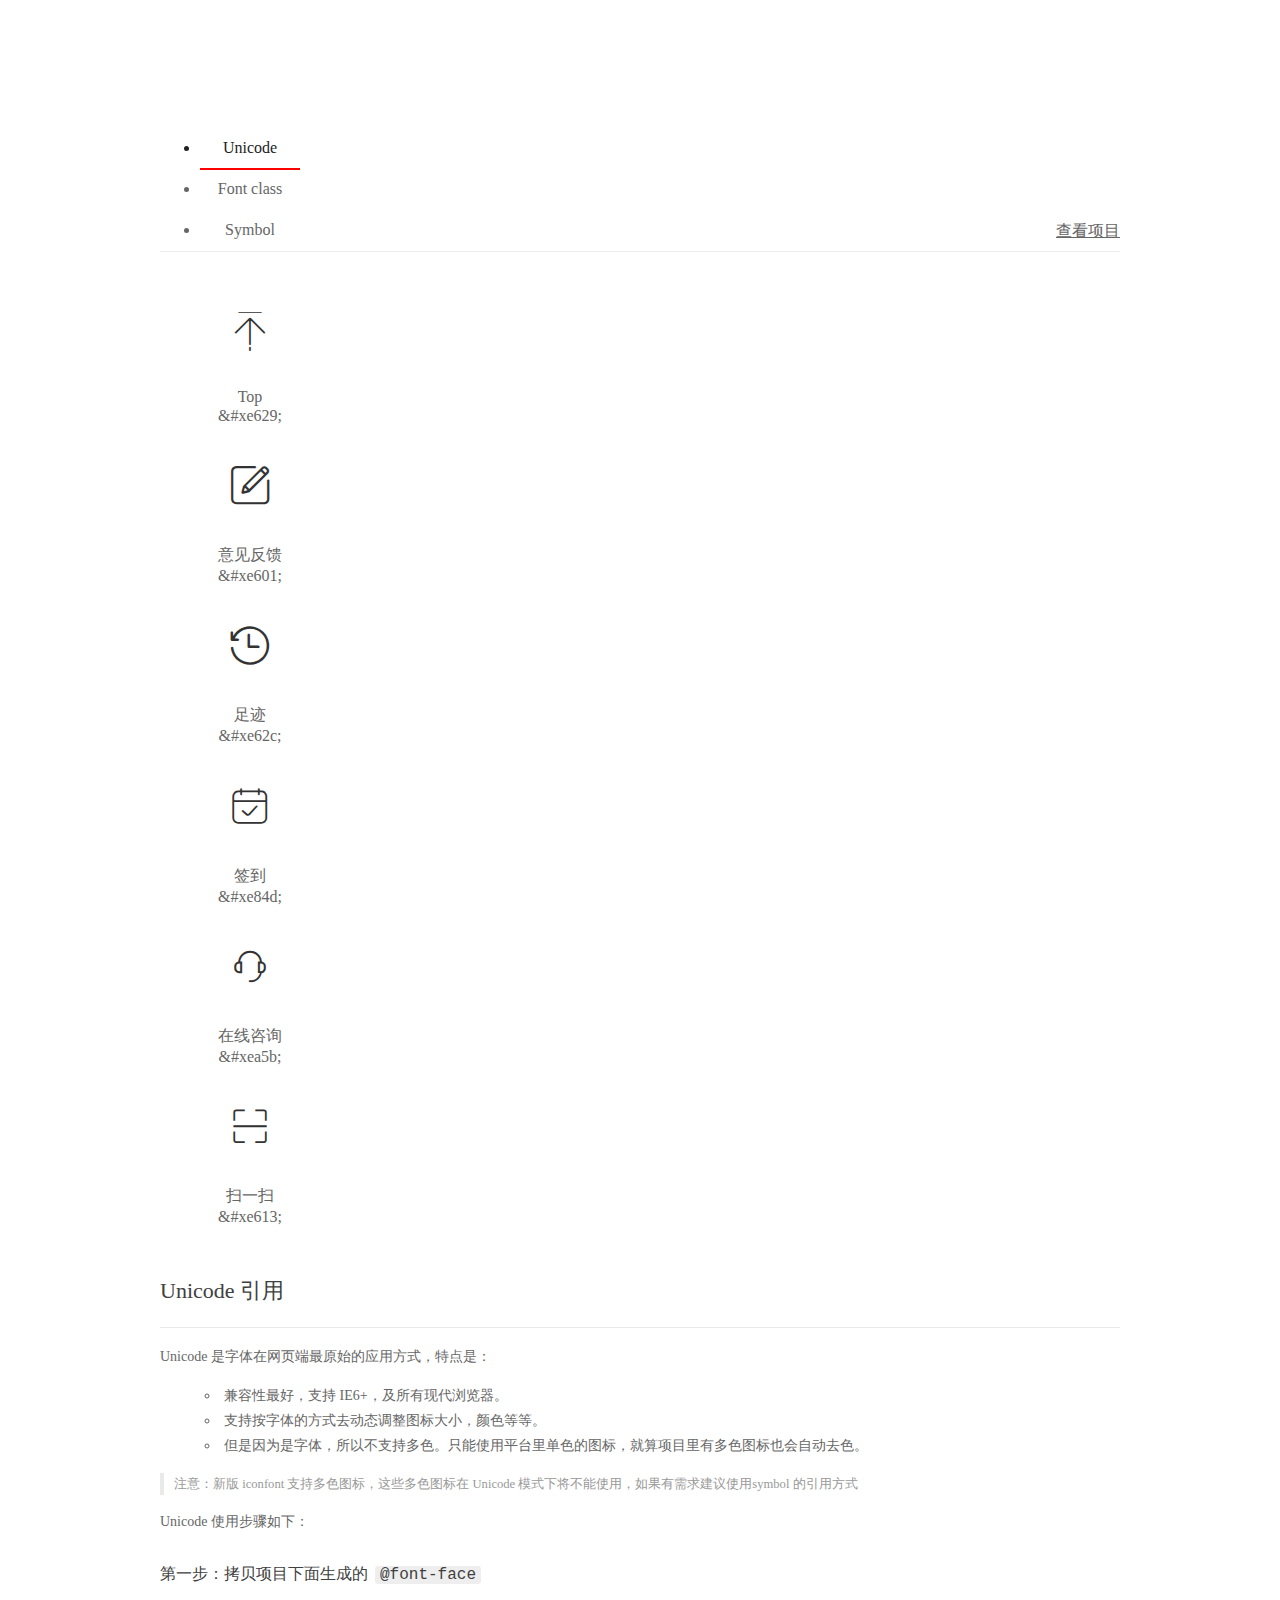
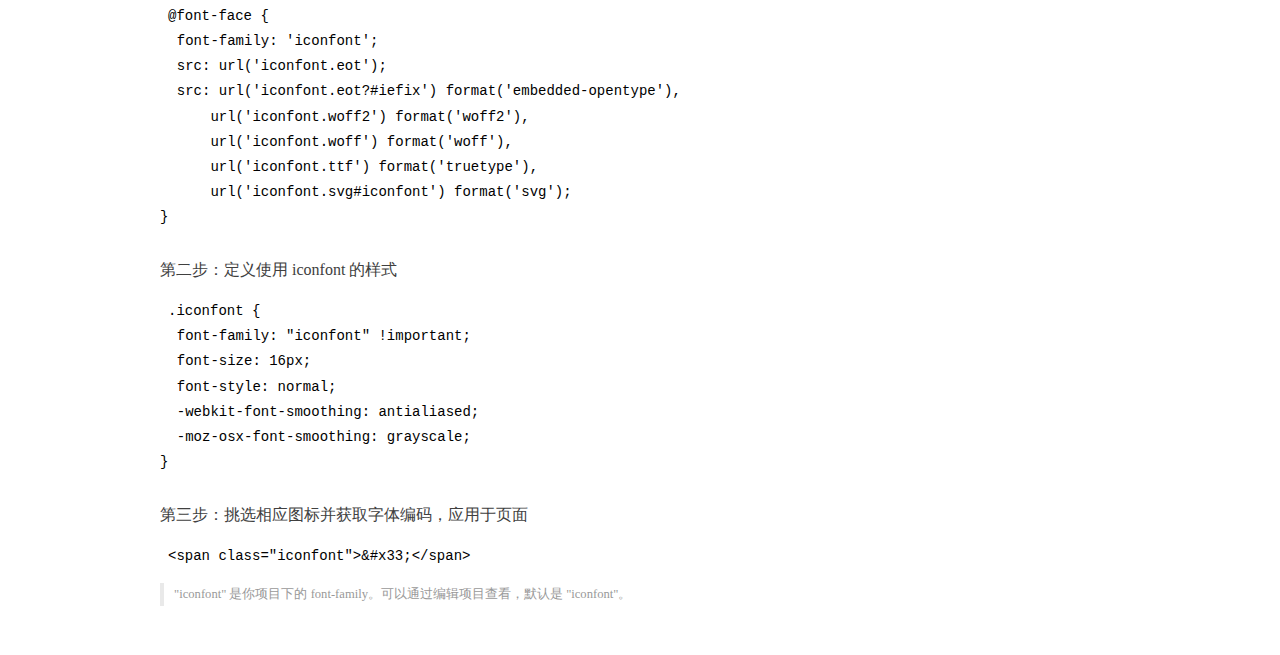
<file: 苏宁首页/CSS/右侧固定栏/demo_index.html>
<!DOCTYPE html>
<html>
<head>
  <meta charset="utf-8"/>
  <title>IconFont Demo</title>
  <link rel="shortcut icon" href="https://gtms04.alicdn.com/tps/i4/TB1_oz6GVXXXXaFXpXXJDFnIXXX-64-64.ico" type="image/x-icon"/>
  <link rel="stylesheet" href="https://g.alicdn.com/thx/cube/1.3.2/cube.min.css">
  <link rel="stylesheet" href="demo.css">
  <link rel="stylesheet" href="iconfont.css">
  <script src="iconfont.js"></script>
  <!-- jQuery -->
  <script src="https://a1.alicdn.com/oss/uploads/2018/12/26/7bfddb60-08e8-11e9-9b04-53e73bb6408b.js"></script>
  <!-- 代码高亮 -->
  <script src="https://a1.alicdn.com/oss/uploads/2018/12/26/a3f714d0-08e6-11e9-8a15-ebf944d7534c.js"></script>
</head>
<body>
  <div class="main">
    <h1 class="logo"><a href="https://www.iconfont.cn/" title="iconfont 首页" target="_blank">&#xe86b;</a></h1>
    <div class="nav-tabs">
      <ul id="tabs" class="dib-box">
        <li class="dib active"><span>Unicode</span></li>
        <li class="dib"><span>Font class</span></li>
        <li class="dib"><span>Symbol</span></li>
      </ul>
      
      <a href="https://www.iconfont.cn/manage/index?manage_type=myprojects&projectId=985440" target="_blank" class="nav-more">查看项目</a>
      
    </div>
    <div class="tab-container">
      <div class="content unicode" style="display: block;">
          <ul class="icon_lists dib-box">
          
            <li class="dib">
              <span class="icon iconfont">&#xe629;</span>
                <div class="name">Top</div>
                <div class="code-name">&amp;#xe629;</div>
              </li>
          
            <li class="dib">
              <span class="icon iconfont">&#xe601;</span>
                <div class="name">意见反馈</div>
                <div class="code-name">&amp;#xe601;</div>
              </li>
          
            <li class="dib">
              <span class="icon iconfont">&#xe62c;</span>
                <div class="name">足迹</div>
                <div class="code-name">&amp;#xe62c;</div>
              </li>
          
            <li class="dib">
              <span class="icon iconfont">&#xe84d;</span>
                <div class="name">签到</div>
                <div class="code-name">&amp;#xe84d;</div>
              </li>
          
            <li class="dib">
              <span class="icon iconfont">&#xea5b;</span>
                <div class="name">在线咨询</div>
                <div class="code-name">&amp;#xea5b;</div>
              </li>
          
            <li class="dib">
              <span class="icon iconfont">&#xe613;</span>
                <div class="name">扫一扫</div>
                <div class="code-name">&amp;#xe613;</div>
              </li>
          
          </ul>
          <div class="article markdown">
          <h2 id="unicode-">Unicode 引用</h2>
          <hr>

          <p>Unicode 是字体在网页端最原始的应用方式，特点是：</p>
          <ul>
            <li>兼容性最好，支持 IE6+，及所有现代浏览器。</li>
            <li>支持按字体的方式去动态调整图标大小，颜色等等。</li>
            <li>但是因为是字体，所以不支持多色。只能使用平台里单色的图标，就算项目里有多色图标也会自动去色。</li>
          </ul>
          <blockquote>
            <p>注意：新版 iconfont 支持多色图标，这些多色图标在 Unicode 模式下将不能使用，如果有需求建议使用symbol 的引用方式</p>
          </blockquote>
          <p>Unicode 使用步骤如下：</p>
          <h3 id="-font-face">第一步：拷贝项目下面生成的 <code>@font-face</code></h3>
<pre><code class="language-css"
>@font-face {
  font-family: 'iconfont';
  src: url('iconfont.eot');
  src: url('iconfont.eot?#iefix') format('embedded-opentype'),
      url('iconfont.woff2') format('woff2'),
      url('iconfont.woff') format('woff'),
      url('iconfont.ttf') format('truetype'),
      url('iconfont.svg#iconfont') format('svg');
}
</code></pre>
          <h3 id="-iconfont-">第二步：定义使用 iconfont 的样式</h3>
<pre><code class="language-css"
>.iconfont {
  font-family: "iconfont" !important;
  font-size: 16px;
  font-style: normal;
  -webkit-font-smoothing: antialiased;
  -moz-osx-font-smoothing: grayscale;
}
</code></pre>
          <h3 id="-">第三步：挑选相应图标并获取字体编码，应用于页面</h3>
<pre>
<code class="language-html"
>&lt;span class="iconfont"&gt;&amp;#x33;&lt;/span&gt;
</code></pre>
          <blockquote>
            <p>"iconfont" 是你项目下的 font-family。可以通过编辑项目查看，默认是 "iconfont"。</p>
          </blockquote>
          </div>
      </div>
      <div class="content font-class">
        <ul class="icon_lists dib-box">
          
          <li class="dib">
            <span class="icon iconfont icon-top"></span>
            <div class="name">
              Top
            </div>
            <div class="code-name">.icon-top
            </div>
          </li>
          
          <li class="dib">
            <span class="icon iconfont icon-yijianfankui-"></span>
            <div class="name">
              意见反馈
            </div>
            <div class="code-name">.icon-yijianfankui-
            </div>
          </li>
          
          <li class="dib">
            <span class="icon iconfont icon-zuji"></span>
            <div class="name">
              足迹
            </div>
            <div class="code-name">.icon-zuji
            </div>
          </li>
          
          <li class="dib">
            <span class="icon iconfont icon-qiandao"></span>
            <div class="name">
              签到
            </div>
            <div class="code-name">.icon-qiandao
            </div>
          </li>
          
          <li class="dib">
            <span class="icon iconfont icon-zaixianzixun"></span>
            <div class="name">
              在线咨询
            </div>
            <div class="code-name">.icon-zaixianzixun
            </div>
          </li>
          
          <li class="dib">
            <span class="icon iconfont icon-saoyisao"></span>
            <div class="name">
              扫一扫
            </div>
            <div class="code-name">.icon-saoyisao
            </div>
          </li>
          
        </ul>
        <div class="article markdown">
        <h2 id="font-class-">font-class 引用</h2>
        <hr>

        <p>font-class 是 Unicode 使用方式的一种变种，主要是解决 Unicode 书写不直观，语意不明确的问题。</p>
        <p>与 Unicode 使用方式相比，具有如下特点：</p>
        <ul>
          <li>兼容性良好，支持 IE8+，及所有现代浏览器。</li>
          <li>相比于 Unicode 语意明确，书写更直观。可以很容易分辨这个 icon 是什么。</li>
          <li>因为使用 class 来定义图标，所以当要替换图标时，只需要修改 class 里面的 Unicode 引用。</li>
          <li>不过因为本质上还是使用的字体，所以多色图标还是不支持的。</li>
        </ul>
        <p>使用步骤如下：</p>
        <h3 id="-fontclass-">第一步：引入项目下面生成的 fontclass 代码：</h3>
<pre><code class="language-html">&lt;link rel="stylesheet" href="./iconfont.css"&gt;
</code></pre>
        <h3 id="-">第二步：挑选相应图标并获取类名，应用于页面：</h3>
<pre><code class="language-html">&lt;span class="iconfont icon--xxx"&gt;&lt;/span&gt;
</code></pre>
        <blockquote>
          <p>"
            iconfont" 是你项目下的 font-family。可以通过编辑项目查看，默认是 "iconfont"。</p>
        </blockquote>
      </div>
      </div>
      <div class="content symbol">
          <ul class="icon_lists dib-box">
          
            <li class="dib">
                <svg class="icon svg-icon" aria-hidden="true">
                  <use xlink:href="#icon-top"></use>
                </svg>
                <div class="name">Top</div>
                <div class="code-name">#icon-top</div>
            </li>
          
            <li class="dib">
                <svg class="icon svg-icon" aria-hidden="true">
                  <use xlink:href="#icon-yijianfankui-"></use>
                </svg>
                <div class="name">意见反馈</div>
                <div class="code-name">#icon-yijianfankui-</div>
            </li>
          
            <li class="dib">
                <svg class="icon svg-icon" aria-hidden="true">
                  <use xlink:href="#icon-zuji"></use>
                </svg>
                <div class="name">足迹</div>
                <div class="code-name">#icon-zuji</div>
            </li>
          
            <li class="dib">
                <svg class="icon svg-icon" aria-hidden="true">
                  <use xlink:href="#icon-qiandao"></use>
                </svg>
                <div class="name">签到</div>
                <div class="code-name">#icon-qiandao</div>
            </li>
          
            <li class="dib">
                <svg class="icon svg-icon" aria-hidden="true">
                  <use xlink:href="#icon-zaixianzixun"></use>
                </svg>
                <div class="name">在线咨询</div>
                <div class="code-name">#icon-zaixianzixun</div>
            </li>
          
            <li class="dib">
                <svg class="icon svg-icon" aria-hidden="true">
                  <use xlink:href="#icon-saoyisao"></use>
                </svg>
                <div class="name">扫一扫</div>
                <div class="code-name">#icon-saoyisao</div>
            </li>
          
          </ul>
          <div class="article markdown">
          <h2 id="symbol-">Symbol 引用</h2>
          <hr>

          <p>这是一种全新的使用方式，应该说这才是未来的主流，也是平台目前推荐的用法。相关介绍可以参考这篇<a href="">文章</a>
            这种用法其实是做了一个 SVG 的集合，与另外两种相比具有如下特点：</p>
          <ul>
            <li>支持多色图标了，不再受单色限制。</li>
            <li>通过一些技巧，支持像字体那样，通过 <code>font-size</code>, <code>color</code> 来调整样式。</li>
            <li>兼容性较差，支持 IE9+，及现代浏览器。</li>
            <li>浏览器渲染 SVG 的性能一般，还不如 png。</li>
          </ul>
          <p>使用步骤如下：</p>
          <h3 id="-symbol-">第一步：引入项目下面生成的 symbol 代码：</h3>
<pre><code class="language-html">&lt;script src="./iconfont.js"&gt;&lt;/script&gt;
</code></pre>
          <h3 id="-css-">第二步：加入通用 CSS 代码（引入一次就行）：</h3>
<pre><code class="language-html">&lt;style&gt;
.icon {
  width: 1em;
  height: 1em;
  vertical-align: -0.15em;
  fill: currentColor;
  overflow: hidden;
}
&lt;/style&gt;
</code></pre>
          <h3 id="-">第三步：挑选相应图标并获取类名，应用于页面：</h3>
<pre><code class="language-html">&lt;svg class="icon" aria-hidden="true"&gt;
  &lt;use xlink:href="#icon-xxx"&gt;&lt;/use&gt;
&lt;/svg&gt;
</code></pre>
          </div>
      </div>

    </div>
  </div>
  <script>
  $(document).ready(function () {
      $('.tab-container .content:first').show()

      $('#tabs li').click(function (e) {
        var tabContent = $('.tab-container .content')
        var index = $(this).index()

        if ($(this).hasClass('active')) {
          return
        } else {
          $('#tabs li').removeClass('active')
          $(this).addClass('active')

          tabContent.hide().eq(index).fadeIn()
        }
      })
    })
  </script>
</body>
</html>
</file>
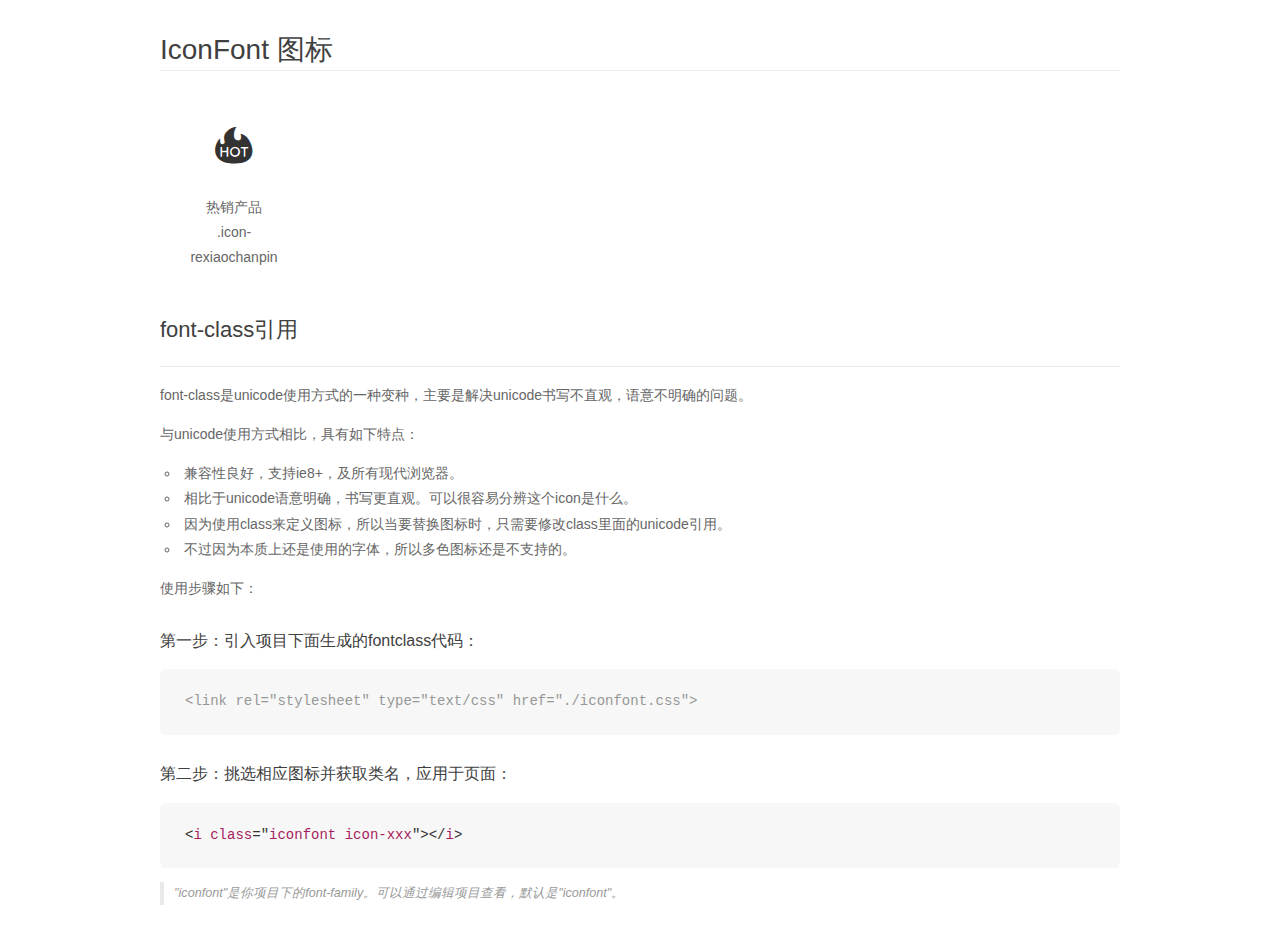
<file: 苏宁首页/CSS/热销/demo_fontclass.html>
<!DOCTYPE html>
<html>
<head>
    <meta charset="utf-8"/>
    <title>IconFont</title>
    <link rel="stylesheet" href="demo.css">
    <link rel="stylesheet" href="iconfont.css">
</head>
<body>
    <div class="main markdown">
        <h1>IconFont 图标</h1>
        <ul class="icon_lists clear">
            
                <li>
                <i class="icon iconfont icon-rexiaochanpin"></i>
                    <div class="name">热销产品</div>
                    <div class="fontclass">.icon-rexiaochanpin</div>
                </li>
            
        </ul>

        <h2 id="font-class-">font-class引用</h2>
        <hr>

        <p>font-class是unicode使用方式的一种变种，主要是解决unicode书写不直观，语意不明确的问题。</p>
        <p>与unicode使用方式相比，具有如下特点：</p>
        <ul>
        <li>兼容性良好，支持ie8+，及所有现代浏览器。</li>
        <li>相比于unicode语意明确，书写更直观。可以很容易分辨这个icon是什么。</li>
        <li>因为使用class来定义图标，所以当要替换图标时，只需要修改class里面的unicode引用。</li>
        <li>不过因为本质上还是使用的字体，所以多色图标还是不支持的。</li>
        </ul>
        <p>使用步骤如下：</p>
        <h3 id="-fontclass-">第一步：引入项目下面生成的fontclass代码：</h3>


        <pre><code class="lang-js hljs javascript"><span class="hljs-comment">&lt;link rel="stylesheet" type="text/css" href="./iconfont.css"&gt;</span></code></pre>
        <h3 id="-">第二步：挑选相应图标并获取类名，应用于页面：</h3>
        <pre><code class="lang-css hljs">&lt;<span class="hljs-selector-tag">i</span> <span class="hljs-selector-tag">class</span>="<span class="hljs-selector-tag">iconfont</span> <span class="hljs-selector-tag">icon-xxx</span>"&gt;&lt;/<span class="hljs-selector-tag">i</span>&gt;</code></pre>
        <blockquote>
        <p>"iconfont"是你项目下的font-family。可以通过编辑项目查看，默认是"iconfont"。</p>
        </blockquote>
    </div>
</body>
</html>
</file>
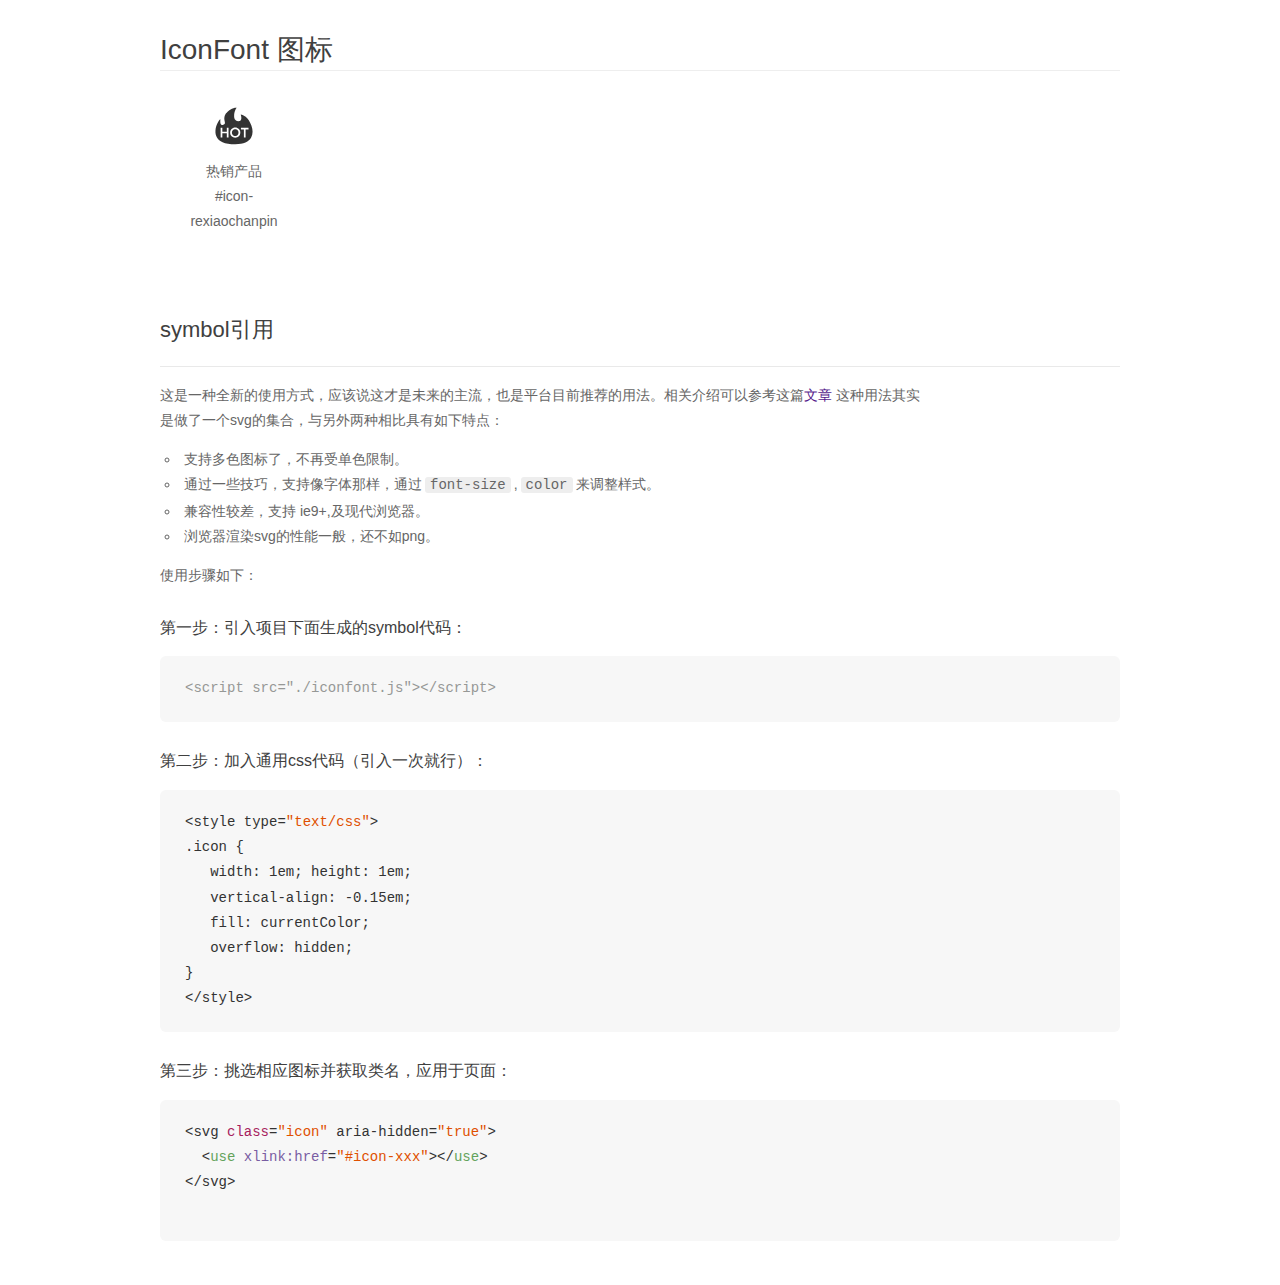
<file: 苏宁首页/CSS/热销/demo_symbol.html>
<!DOCTYPE html>
<html>
<head>
    <meta charset="utf-8"/>
    <title>IconFont</title>
    <link rel="stylesheet" href="demo.css">
    <script src="iconfont.js"></script>

    <style type="text/css">
        .icon {
          /* 通过设置 font-size 来改变图标大小 */
          width: 1em; height: 1em;
          /* 图标和文字相邻时，垂直对齐 */
          vertical-align: -0.15em;
          /* 通过设置 color 来改变 SVG 的颜色/fill */
          fill: currentColor;
          /* path 和 stroke 溢出 viewBox 部分在 IE 下会显示
             normalize.css 中也包含这行 */
          overflow: hidden;
        }

    </style>
</head>
<body>
    <div class="main markdown">
        <h1>IconFont 图标</h1>
        <ul class="icon_lists clear">
            
                <li>
                    <svg class="icon" aria-hidden="true">
                        <use xlink:href="#icon-rexiaochanpin"></use>
                    </svg>
                    <div class="name">热销产品</div>
                    <div class="fontclass">#icon-rexiaochanpin</div>
                </li>
            
        </ul>


        <h2 id="symbol-">symbol引用</h2>
        <hr>

        <p>这是一种全新的使用方式，应该说这才是未来的主流，也是平台目前推荐的用法。相关介绍可以参考这篇<a href="">文章</a>
        这种用法其实是做了一个svg的集合，与另外两种相比具有如下特点：</p>
        <ul>
          <li>支持多色图标了，不再受单色限制。</li>
          <li>通过一些技巧，支持像字体那样，通过<code>font-size</code>,<code>color</code>来调整样式。</li>
          <li>兼容性较差，支持 ie9+,及现代浏览器。</li>
          <li>浏览器渲染svg的性能一般，还不如png。</li>
        </ul>
        <p>使用步骤如下：</p>
        <h3 id="-symbol-">第一步：引入项目下面生成的symbol代码：</h3>
        <pre><code class="lang-js hljs javascript"><span class="hljs-comment">&lt;script src="./iconfont.js"&gt;&lt;/script&gt;</span></code></pre>
        <h3 id="-css-">第二步：加入通用css代码（引入一次就行）：</h3>
        <pre><code class="lang-js hljs javascript">&lt;style type=<span class="hljs-string">"text/css"</span>&gt;
.icon {
   width: <span class="hljs-number">1</span>em; height: <span class="hljs-number">1</span>em;
   vertical-align: <span class="hljs-number">-0.15</span>em;
   fill: currentColor;
   overflow: hidden;
}
&lt;<span class="hljs-regexp">/style&gt;</span></code></pre>
        <h3 id="-">第三步：挑选相应图标并获取类名，应用于页面：</h3>
        <pre><code class="lang-js hljs javascript">&lt;svg <span class="hljs-class"><span class="hljs-keyword">class</span></span>=<span class="hljs-string">"icon"</span> aria-hidden=<span class="hljs-string">"true"</span>&gt;<span class="xml"><span class="hljs-tag">
  &lt;<span class="hljs-name">use</span> <span class="hljs-attr">xlink:href</span>=<span class="hljs-string">"#icon-xxx"</span>&gt;</span><span class="hljs-tag">&lt;/<span class="hljs-name">use</span>&gt;</span>
</span>&lt;<span class="hljs-regexp">/svg&gt;
        </span></code></pre>
    </div>
</body>
</html>
</file>
<file: 挂号平台/css/layout.css>
body {
  margin: 0;
  padding: 0;
  background-color: #fff;
}
a {
  text-decoration: none;
}
/*通用样式*/
.wrap{
  width: 1000px;
  margin: 0px auto;
  position: relative;
}
.clearfix:after{
  content: " ";
  display: block;
  height: 0;
  line-height: 0;
  clear: both;
  zoom:1;
}
/*框架布局*/

.top{
  height: 30px;
  background-color: #f5f5f5;
}
.header{
  height: 92px;
}
.nav{
  height: 36px;
  background-color: #60bff2;
}

.banner{
  width: 802px;
  margin: 0 auto;
  height: 414px; /*432px*/
  padding:9px 0 0 198px;
}

.banner-slider{
  float: left;
  width: 544px;
  height: 414px;
  background-color: #8edff3;
}
.banner-search{
  float: right;
  width: 250px;
  height: 255px;
  background-color: #eee;
}
.banner-help{
  float: right;
  width: 250px;
  height: 146px;
  background-color: #ccc;
  margin-top: 12px;
}
.content{
  padding: 10px 0 38px 0;
}
.content-tab{
  float: left;
  width: 742px;
  height: 490px;
  background-color: #eee;
}
.content-close,
.content-news{
  float: right;
  width: 248px;
  height: 236px;
  border:1px solid #ccc;
}
.content-close{
  margin-top: 12px;
  border:1px solid #aaa;
}
.footer{
  text-align: center;
  height: 70px;
  /*padding:25px 0;*/
  line-height: 70px;
  background-color: #eceef2;
}
</file>
<file: 挂号平台/css/base.css>
p{
  margin: 0;
  padding: 0;
  display: inline-block;
}
i{
  font-style: normal;
  display: inline-block;
}
select,input{
  border: none;
  outline: none;
}

/* #top模块内界面 样式*/
.top{
  line-height: 30px;
  font-size: 13px;
  color: #868686;
}

.top .call{
  float: left;
  padding-left: 20px;
  background:url(../img/icon-call.png) no-repeat center left;
}
.top .welcome{
  float: right;
}
.top a{
  color: #2DA5E1;
  padding-left: 10px;
}

/* #header 模块内界面 样式*/

.header .logo{
  width: 402px;
  height: 74px;
  padding: 9px 0;
  display: inline-block;
}
.header .logo img{
  width: 100%;
  height: 100%;
}

.header .search{
  width: 326px;
  height: 38px;
  position: absolute;
  right: 0px;
  top: 29px;
  background-color: orange;
}


/* #nav 模块内界面 样式*/
.nav .link{
  display: inline-block;
  float: left;
  padding-left: 30px;
  line-height: 36px;
  color: #fff;
  font-size: 16px;
  min-width: 80px;
  text-align: center;
}
.nav a:hover{
  color: #d7f3ff;
}
.nav .menu{
  width: 130px;
  padding-right: 30px;
  background-color: #1fa4f0;
  position: relative;
}
.menu-list{
  background: #1fa4f0;
  width: 100%;
  height: 423px;
  position: absolute;
  left: 0;
  top: 36px;
  z-index: 2;/*第5步中加*/
}

.nav .right{
  float: right;
}


/* #banner 模块内界面 样式*/
.banner-search {
  background-color: #fafafa;
}

.banner-help .caption,
.banner-search .caption{
  height: 22px;
  padding:15px 0 15px 0; 
  text-align: center;
}
.banner-help .caption .text,
.banner-search .caption .text{
  display: inline-block;
  height: 22px;
  line-height: 22px;
  padding-left: 28px;
  color: #fec009;
  font-size: 16px;
  background: url(../img/icon-help.png) 0 0 no-repeat;
}
.banner-search .form{
  height: 150px;
}
.banner-search .form .line{
  padding-bottom: 9px;
  text-align: center;
}
.banner-search .form .line select{
  width: 170px;
  font-size: 12px;
  z-index: 0;
  border: 1px solid #dcdddd;
  height: 26px;
  line-height: 26px;
  padding: 2px 0px;
  color: #666;
}
.banner-search .submit{
  height: 32px;
  text-align: center;
}
.banner-search .submit .button{
  width: 108px;
  height: 33px;
  background-color: #fecd09;
  font-size: 14px;
  color: #fff;
  border-radius: 3px;
}

.banner-help{
  background-color: #fafafa;
}

.banner-help .caption .text{
  color: #00B3EA;
  background-position: 0 -23px;
}
.banner-help .link{
  color: #00B3EA;
  display: inline-block;
  width: 86px;
  height: 26px;
  text-align: center;
  line-height: 26px;
  font-size: 14px;
  padding: 0 0 8px 26px;
  /*float: left;*/
}

/* #content 模块内界面 样式*/
.content-tab{
  background: none;
}
.content-tab .caption{
  height: 34px;
  line-height: 34px;
  background: #f4f6fa;
}
.content-tab .caption .item{
  float: left;
  display: block;
  color: #00B3EA;
  width: 112px;
  height: 34px;
  text-align: center;
}

.content-tab .block{
  border:1px solid #f4f6fa;
  height: 452px;
}
.content-tab .block-caption{
  height: 26px;
  padding: 8px;
  border-bottom: 1px solid #f4f6fa
}
.content-tab .block-capiton-item{
  display: block;
  float: left;
  padding: 0 10px 0 10px;
  line-height: 26px;
  font-size: 12px;
  color: #4c4948;
}
.content-tab .block-capiton-item_focus{
    background: #60bff2;
    color: #fff;
}

.content-tab .block-content{
    padding:16px 12px;
}
.content-tab .block-content .block-list {

}
.content-tab .block-content .block-list .item{
  float: left;
  width: 216px; /*356px*/
  height: 102px;
  padding: 0 20px 10px 120px;
  position: relative;
  font-size: 12px;
}
.content-tab .block-content .block-list .item img{
  width: 110px;
  height: 98px;
  position: absolute;
  left: 0;
  top: 0;
}
.content-tab .block-content .block-list .item-name{
    padding-top: 13px;
    color: #036EB7;
    font-size: 14px;
    line-height: 21px;
}
.content-tab .block-content .block-list .item-level{
  float: right;
  font-size: 12px;
  color: #979797;
}
.content-tab .block-content .block-list .item-address,
.content-tab .block-content .block-list .item-phone{
  line-height: 18px;
  padding-bottom: 4px;
  color: #666;
}

.content-tab .block-content .block-text-list{

}
.content-tab .block-content .block-text-list .item{
    width: 351px;
    height: 27px;
    line-height: 27px;
    font-size: 14px;
    float: left;
    color: #666;
    font-size: 12px;
    padding-top: 8px;
    border-bottom: 1px dashed #dcdddd;
   
}
.content-tab .block-content .block-text-list .item:nth-child(2n){
   margin-left: 13px;
}
.content-tab .block-content .block-text-list .level{
  float: right;
    color: #979797;
}
.content-tab .block-content .block-more{
    display: block;
    line-height: 55px;
    text-align: center;
    color: #5084C4;
    font-size: 14px;
}

.content-tab .caption .item_focus{
  background: #60bff2;
  color: #fff;
}

.content-news {
  background: #fff;
  border:1px solid #f4f6fa;
}
.content-close .caption,
.content-news .caption{
  height: 38px;
  line-height: 38px;
  background-color: #f4f6fa;
  text-indent: 20px;
  color: #fec009;
  font-size: 15px;
}
.content-close .caption .more,
.content-news .caption .more{
  float: right;
  padding-right: 22px;
  font-size: 12px;
  color: #868686;
}
.content-close .list,
.content-news .list{
  padding: 15px 20px 13px 35px;
  line-height: 29px;
  background:url(../img/list-yellow.jpg) 17px 20px no-repeat;
}
.content-close .list .link,
.content-news .list .link{
  display: block;
  height: 29px;
  line-height: 29px;
  font-size: 12px;
  color: #969696;
  overflow: hidden;
}
.content-close .list .link:hover,
.content-news .list .link:hover{
  color:#4c4948;
}

.content-close{
  background: #fff;
  border:1px solid #f4f6fa;
}
.content-close .caption{
  color: #4ab4ed;
}
.content-close .list{
  background-image: url(../img/list-blue.jpg);
}


/* #footer 模块内界面 样式*/
.footer {
  font-size: 12px;
  color: #acacac;
}
.footer .list{
  position: absolute;
  width: 293px;
  height: 109px;
  top: 45px;
  right: 0;
}
.footer .list .link{
  font-size: 13px;
  line-height: 29px;
  width: 97px;
  display: inline-block;
  color: #acacac;
}
.footer .list .link:hover{
  color: #666;
}
.footer .list  .icp{
  background: url(../img/footer-split.jpg) top no-repeat;
  
  text-align: right;
  height: 29px;
  line-height: 29px;
}
/* 其他 */
.go-top{
  display: block;
  position: fixed;
  right: 2px;
  bottom: 2px;
  z-index: 9;
  width: 40px;
  height: 40px;
  color: #fff;
  background: rgb(102, 102, 102) url(../img/icon-go-up.png) center no-repeat;
}
.go-top:hover{
  background: rgb(102, 102, 102);
}
.go-top:hover:after{
  content: '回到顶部';
  display: block;
  line-height: 20px;
  text-align: center;
}
</file>
<file: 挂号平台/css/ui-component.css>
/* 搜索 */
.ui-search{
  background: url(../img/ui-search.jpg) center no-repeat;
  font-size: 14px;
  color: #fff;
}
.ui-search-selected{
  line-height: 38px;
  position: absolute;
  left: 0;
  top: 0;
  width: 70px;
  text-indent: 14px;
}
.ui-search-select-list{
  position: absolute;
  width: 67px;
  line-height: 24px;
  background: #fff;
  box-shadow: 3px 3px 5px rgba(0,0,0,.2);
  left: 2px;
  top: 36px;
}
.ui-search-select-list a{
  display: block;
  color: #A5A2A2;
  text-align: center;
}
.ui-search-select-list a:hover{
    background: #ebeef5;
}
.ui-search-input{
  width: 208px;
  height: 26px;
  position: absolute;
  left: 71px;
  line-height: 26px;
  color: #A5A2A2;
  font-size: 13px;
  top: 5px;
}
.ui-search-submit{
  display: block;
  position: absolute;
  right: 0;
  top: 1px;
  height: 36px;
  width: 40px;
}

/*导航菜单*/

.ui-menu-item{
  height: 22px;
  line-height: 22px;
  padding: 8px 5px 9px 6px;
  margin-left: 2px; 
}
.ui-menu-item:hover{
 background: #fff;
}
.ui-menu-item:hover .ui-menu-item-department{
  color: #333;
}
.ui-menu-item:hover .ui-menu-item-disease{
  color: #868686;
}
.ui-menu-item:hover .ui-menu-item-department:before{
  background-position-x: 0 ;
}

.ui-menu-item:hover .ui-menu-item-detail{
  display: block;
}

.ui-menu-item-department{
  float: left;
  height: 22px;
  line-height: 22px;
  position: relative;
  padding-left: 30px;
  font-size: 13px;
  color: #fff;
}
.ui-menu-item-department:before{
  content :' ' ;
  display: block;
  width: 22px;
  height: 21px;
  position: absolute;
  left: 0;
  top: 1px;
  background: url('../img/icon-menu.jpg') -22px 0 no-repeat;
}
.ui-menu-item-disease{
  font-size: 12px;
  color: #d7f3ff;
  float: right;
  padding-left: 5px;
}
.ui-menu-item-detail{

  /*display: block;*/
  display: none;

  background: #fff url(../img/bg-menu.jpg) center no-repeat;
  position: absolute;
  top: 0;
  left: 190px;
  width: 500px;
  height: 392px;
  padding: 20px 10px 10px 29px;
}
.ui-menu-item-detail-group{
  padding-bottom: 20px;
  text-align: left;
}
.ui-menu-item-detail-group-caption{
  width: 100%;
  display: block;
  height: 34px;
  line-height: 34px;
  color: #666;
  font-size: 14px;
}
.ui-menu-item-detail-group-list{
    line-height: 23px;
}
.ui-menu-item-detail-group-list a{
    display: inline-block;
    color: #868686;
    margin-right: 12px;
    font-size: 12px;
    padding-bottom: 5px;
}
.ui-menu-item-detail-group-list a:hover{
  color:#006DB3;
}
.ui-menu-item-detail-group-list a:after{
  content:'|';
}

/* 幻灯片 */
.ui-slider{
  overflow: hidden;
  width: 544px;
  height: 414px;
  position: relative;
}

.ui-slider-wrap{
  width: 9999px;
  height: 414px;
  position: absolute;
  left: 0;
  top: 0;
  transition: all 1s;
}
.ui-slider-wrap .item{
  display: block;
  width: 544px;
  height: 414px;
  float: left;
}
.ui-slider-arrow{
  width: 544px;
  height: 40px;
  margin-top: -20px;
  position: absolute;
  top: 50%;
  left: 0;
}
.ui-slider-arrow .item{
  display: block;
  width: 40px;
  height: 40px;
  background: url(../img/ui-slider-arrow.png) no-repeat;
  position: absolute;
  top: 0;
}
.ui-slider-arrow .left{
  background-position: 0 0 ;
  left: 0;
}
.ui-slider-arrow .right{
  background-position: -40px 0 ;
  right: 0;
}
.ui-slider-process{
  width: 544px;
  height: 12px;
  text-align: center;
  position: absolute;
  left: 0;
  bottom: 20px;
}

.ui-slider-process .item{
  display: inline-block;
  width: 16px;
  height: 16px;
  background: url(../img/ui-slider-process.png) no-repeat;
  background-position: 0 0 ;
}

.ui-slider-process .item_focus{
  background-position: -23px 0 ;
}
</file>
<file: 苏宁首页/练习/踩白块/style.css>
*{
	padding: 0;
	margin: 0;
}
#wrap{
	width: 400px;
	height: 600px;
	border: 1px solid #000000;
	margin: 100px auto;
	position: relative;
	overflow: hidden;
}
#start{
	height: 100px;
	border-bottom: 1px solid #FFF;
	text-align: center;
	cursor: pointer;
	position: absolute;
	top: 0;
	left: 0;
	z-index: 2;
	background-color: blue;
	width: 400px;
	height: 150px;
}
#start::after{
	content: 'START!';
	color: #FFFFFF;
	font-size: 50px;
	line-height: 100px;
}
ul{
	display: flex;
	width: 400px;
	height: 150px;
}
ul li{
	width: 100px;
	height: 150px;
	background-color: #fff;
	list-style: none;
	border-width: 1px;
	border-style: solid;
	border-color: ;
}
ul li.black{
	background-color: black;
}
#block{
	position: absolute;
}
</file>
<file: 苏宁首页/CSS/人民币/demo.css>
/* Logo 字体 */
@font-face {
  font-family: "iconfont logo";
  src: url('https://at.alicdn.com/t/font_985780_km7mi63cihi.eot?t=1545807318834');
  src: url('https://at.alicdn.com/t/font_985780_km7mi63cihi.eot?t=1545807318834#iefix') format('embedded-opentype'),
    url('https://at.alicdn.com/t/font_985780_km7mi63cihi.woff?t=1545807318834') format('woff'),
    url('https://at.alicdn.com/t/font_985780_km7mi63cihi.ttf?t=1545807318834') format('truetype'),
    url('https://at.alicdn.com/t/font_985780_km7mi63cihi.svg?t=1545807318834#iconfont') format('svg');
}

.logo {
  font-family: "iconfont logo";
  font-size: 160px;
  font-style: normal;
  -webkit-font-smoothing: antialiased;
  -moz-osx-font-smoothing: grayscale;
}

/* tabs */
.nav-tabs {
  position: relative;
}

.nav-tabs .nav-more {
  position: absolute;
  right: 0;
  bottom: 0;
  height: 42px;
  line-height: 42px;
  color: #666;
}

#tabs {
  border-bottom: 1px solid #eee;
}

#tabs li {
  cursor: pointer;
  width: 100px;
  height: 40px;
  line-height: 40px;
  text-align: center;
  font-size: 16px;
  border-bottom: 2px solid transparent;
  position: relative;
  z-index: 1;
  margin-bottom: -1px;
  color: #666;
}


#tabs .active {
  border-bottom-color: #f00;
  color: #222;
}

.tab-container .content {
  display: none;
}

/* 页面布局 */
.main {
  padding: 30px 100px;
  width: 960px;
  margin: 0 auto;
}

.main .logo {
  color: #333;
  text-align: left;
  margin-bottom: 30px;
  line-height: 1;
  height: 110px;
  margin-top: -50px;
  overflow: hidden;
  *zoom: 1;
}

.main .logo a {
  font-size: 160px;
  color: #333;
}

.helps {
  margin-top: 40px;
}

.helps pre {
  padding: 20px;
  margin: 10px 0;
  border: solid 1px #e7e1cd;
  background-color: #fffdef;
  overflow: auto;
}

.icon_lists {
  width: 100% !important;
  overflow: hidden;
  *zoom: 1;
}

.icon_lists li {
  width: 100px;
  margin-bottom: 10px;
  margin-right: 20px;
  text-align: center;
  list-style: none !important;
  cursor: default;
}

.icon_lists li .code-name {
  line-height: 1.2;
}

.icon_lists .icon {
  display: block;
  height: 100px;
  line-height: 100px;
  font-size: 42px;
  margin: 10px auto;
  color: #333;
  -webkit-transition: font-size 0.25s linear, width 0.25s linear;
  -moz-transition: font-size 0.25s linear, width 0.25s linear;
  transition: font-size 0.25s linear, width 0.25s linear;
}

.icon_lists .icon:hover {
  font-size: 100px;
}

.icon_lists .svg-icon {
  /* 通过设置 font-size 来改变图标大小 */
  width: 1em;
  /* 图标和文字相邻时，垂直对齐 */
  vertical-align: -0.15em;
  /* 通过设置 color 来改变 SVG 的颜色/fill */
  fill: currentColor;
  /* path 和 stroke 溢出 viewBox 部分在 IE 下会显示
      normalize.css 中也包含这行 */
  overflow: hidden;
}

.icon_lists li .name,
.icon_lists li .code-name {
  color: #666;
}

/* markdown 样式 */
.markdown {
  color: #666;
  font-size: 14px;
  line-height: 1.8;
}

.highlight {
  line-height: 1.5;
}

.markdown img {
  vertical-align: middle;
  max-width: 100%;
}

.markdown h1 {
  color: #404040;
  font-weight: 500;
  line-height: 40px;
  margin-bottom: 24px;
}

.markdown h2,
.markdown h3,
.markdown h4,
.markdown h5,
.markdown h6 {
  color: #404040;
  margin: 1.6em 0 0.6em 0;
  font-weight: 500;
  clear: both;
}

.markdown h1 {
  font-size: 28px;
}

.markdown h2 {
  font-size: 22px;
}

.markdown h3 {
  font-size: 16px;
}

.markdown h4 {
  font-size: 14px;
}

.markdown h5 {
  font-size: 12px;
}

.markdown h6 {
  font-size: 12px;
}

.markdown hr {
  height: 1px;
  border: 0;
  background: #e9e9e9;
  margin: 16px 0;
  clear: both;
}

.markdown p {
  margin: 1em 0;
}

.markdown>p,
.markdown>blockquote,
.markdown>.highlight,
.markdown>ol,
.markdown>ul {
  width: 80%;
}

.markdown ul>li {
  list-style: circle;
}

.markdown>ul li,
.markdown blockquote ul>li {
  margin-left: 20px;
  padding-left: 4px;
}

.markdown>ul li p,
.markdown>ol li p {
  margin: 0.6em 0;
}

.markdown ol>li {
  list-style: decimal;
}

.markdown>ol li,
.markdown blockquote ol>li {
  margin-left: 20px;
  padding-left: 4px;
}

.markdown code {
  margin: 0 3px;
  padding: 0 5px;
  background: #eee;
  border-radius: 3px;
}

.markdown strong,
.markdown b {
  font-weight: 600;
}

.markdown>table {
  border-collapse: collapse;
  border-spacing: 0px;
  empty-cells: show;
  border: 1px solid #e9e9e9;
  width: 95%;
  margin-bottom: 24px;
}

.markdown>table th {
  white-space: nowrap;
  color: #333;
  font-weight: 600;
}

.markdown>table th,
.markdown>table td {
  border: 1px solid #e9e9e9;
  padding: 8px 16px;
  text-align: left;
}

.markdown>table th {
  background: #F7F7F7;
}

.markdown blockquote {
  font-size: 90%;
  color: #999;
  border-left: 4px solid #e9e9e9;
  padding-left: 0.8em;
  margin: 1em 0;
}

.markdown blockquote p {
  margin: 0;
}

.markdown .anchor {
  opacity: 0;
  transition: opacity 0.3s ease;
  margin-left: 8px;
}

.markdown .waiting {
  color: #ccc;
}

.markdown h1:hover .anchor,
.markdown h2:hover .anchor,
.markdown h3:hover .anchor,
.markdown h4:hover .anchor,
.markdown h5:hover .anchor,
.markdown h6:hover .anchor {
  opacity: 1;
  display: inline-block;
}

.markdown>br,
.markdown>p>br {
  clear: both;
}


.hljs {
  display: block;
  background: white;
  padding: 0.5em;
  color: #333333;
  overflow-x: auto;
}

.hljs-comment,
.hljs-meta {
  color: #969896;
}

.hljs-string,
.hljs-variable,
.hljs-template-variable,
.hljs-strong,
.hljs-emphasis,
.hljs-quote {
  color: #df5000;
}

.hljs-keyword,
.hljs-selector-tag,
.hljs-type {
  color: #a71d5d;
}

.hljs-literal,
.hljs-symbol,
.hljs-bullet,
.hljs-attribute {
  color: #0086b3;
}

.hljs-section,
.hljs-name {
  color: #63a35c;
}

.hljs-tag {
  color: #333333;
}

.hljs-title,
.hljs-attr,
.hljs-selector-id,
.hljs-selector-class,
.hljs-selector-attr,
.hljs-selector-pseudo {
  color: #795da3;
}

.hljs-addition {
  color: #55a532;
  background-color: #eaffea;
}

.hljs-deletion {
  color: #bd2c00;
  background-color: #ffecec;
}

.hljs-link {
  text-decoration: underline;
}

/* 代码高亮 */
/* PrismJS 1.15.0
https://prismjs.com/download.html#themes=prism&languages=markup+css+clike+javascript */
/**
 * prism.js default theme for JavaScript, CSS and HTML
 * Based on dabblet (http://dabblet.com)
 * @author Lea Verou
 */
code[class*="language-"],
pre[class*="language-"] {
  color: black;
  background: none;
  text-shadow: 0 1px white;
  font-family: Consolas, Monaco, 'Andale Mono', 'Ubuntu Mono', monospace;
  text-align: left;
  white-space: pre;
  word-spacing: normal;
  word-break: normal;
  word-wrap: normal;
  line-height: 1.5;

  -moz-tab-size: 4;
  -o-tab-size: 4;
  tab-size: 4;

  -webkit-hyphens: none;
  -moz-hyphens: none;
  -ms-hyphens: none;
  hyphens: none;
}

pre[class*="language-"]::-moz-selection,
pre[class*="language-"] ::-moz-selection,
code[class*="language-"]::-moz-selection,
code[class*="language-"] ::-moz-selection {
  text-shadow: none;
  background: #b3d4fc;
}

pre[class*="language-"]::selection,
pre[class*="language-"] ::selection,
code[class*="language-"]::selection,
code[class*="language-"] ::selection {
  text-shadow: none;
  background: #b3d4fc;
}

@media print {

  code[class*="language-"],
  pre[class*="language-"] {
    text-shadow: none;
  }
}

/* Code blocks */
pre[class*="language-"] {
  padding: 1em;
  margin: .5em 0;
  overflow: auto;
}

:not(pre)>code[class*="language-"],
pre[class*="language-"] {
  background: #f5f2f0;
}

/* Inline code */
:not(pre)>code[class*="language-"] {
  padding: .1em;
  border-radius: .3em;
  white-space: normal;
}

.token.comment,
.token.prolog,
.token.doctype,
.token.cdata {
  color: slategray;
}

.token.punctuation {
  color: #999;
}

.namespace {
  opacity: .7;
}

.token.property,
.token.tag,
.token.boolean,
.token.number,
.token.constant,
.token.symbol,
.token.deleted {
  color: #905;
}

.token.selector,
.token.attr-name,
.token.string,
.token.char,
.token.builtin,
.token.inserted {
  color: #690;
}

.token.operator,
.token.entity,
.token.url,
.language-css .token.string,
.style .token.string {
  color: #9a6e3a;
  background: hsla(0, 0%, 100%, .5);
}

.token.atrule,
.token.attr-value,
.token.keyword {
  color: #07a;
}

.token.function,
.token.class-name {
  color: #DD4A68;
}

.token.regex,
.token.important,
.token.variable {
  color: #e90;
}

.token.important,
.token.bold {
  font-weight: bold;
}

.token.italic {
  font-style: italic;
}

.token.entity {
  cursor: help;
}
</file>
<file: 苏宁首页/CSS/人民币/iconfont.css>
@font-face {font-family: "iconfont";
  src: url('iconfont.eot?t=1546846243089'); /* IE9 */
  src: url('iconfont.eot?t=1546846243089#iefix') format('embedded-opentype'), /* IE6-IE8 */
  url('[data-uri]') format('woff2'),
  url('iconfont.woff?t=1546846243089') format('woff'),
  url('iconfont.ttf?t=1546846243089') format('truetype'), /* chrome, firefox, opera, Safari, Android, iOS 4.2+ */
  url('iconfont.svg?t=1546846243089#iconfont') format('svg'); /* iOS 4.1- */
}

.iconfont {
  font-family: "iconfont" !important;
  font-size: 16px;
  font-style: normal;
  -webkit-font-smoothing: antialiased;
  -moz-osx-font-smoothing: grayscale;
}

.icon-renminbi:before {
  content: "\e503";
}
</file>
<file: 苏宁首页/CSS/分类/iconfont.css>
@font-face {font-family: "iconfont";
  src: url('iconfont.eot?t=1546414317208'); /* IE9*/
  src: url('iconfont.eot?t=1546414317208#iefix') format('embedded-opentype'), /* IE6-IE8 */
  url('[data-uri]') format('woff'),
  url('iconfont.ttf?t=1546414317208') format('truetype'), /* chrome, firefox, opera, Safari, Android, iOS 4.2+*/
  url('iconfont.svg?t=1546414317208#iconfont') format('svg'); /* iOS 4.1- */
}

.iconfont {
  font-family:"iconfont" !important;
  font-size:16px;
  font-style:normal;
  -webkit-font-smoothing: antialiased;
  -moz-osx-font-smoothing: grayscale;
}

.icon-tubiao113:before { content: "\e634"; }
</file>
<file: 苏宁首页/CSS/右侧固定栏/demo.css>
/* Logo 字体 */
@font-face {
  font-family: "iconfont logo";
  src: url('https://at.alicdn.com/t/font_985780_km7mi63cihi.eot?t=1545807318834');
  src: url('https://at.alicdn.com/t/font_985780_km7mi63cihi.eot?t=1545807318834#iefix') format('embedded-opentype'),
    url('https://at.alicdn.com/t/font_985780_km7mi63cihi.woff?t=1545807318834') format('woff'),
    url('https://at.alicdn.com/t/font_985780_km7mi63cihi.ttf?t=1545807318834') format('truetype'),
    url('https://at.alicdn.com/t/font_985780_km7mi63cihi.svg?t=1545807318834#iconfont') format('svg');
}

.logo {
  font-family: "iconfont logo";
  font-size: 160px;
  font-style: normal;
  -webkit-font-smoothing: antialiased;
  -moz-osx-font-smoothing: grayscale;
}

/* tabs */
.nav-tabs {
  position: relative;
}

.nav-tabs .nav-more {
  position: absolute;
  right: 0;
  bottom: 0;
  height: 42px;
  line-height: 42px;
  color: #666;
}

#tabs {
  border-bottom: 1px solid #eee;
}

#tabs li {
  cursor: pointer;
  width: 100px;
  height: 40px;
  line-height: 40px;
  text-align: center;
  font-size: 16px;
  border-bottom: 2px solid transparent;
  position: relative;
  z-index: 1;
  margin-bottom: -1px;
  color: #666;
}


#tabs .active {
  border-bottom-color: #f00;
  color: #222;
}

.tab-container .content {
  display: none;
}

/* 页面布局 */
.main {
  padding: 30px 100px;
  width: 960px;
  margin: 0 auto;
}

.main .logo {
  color: #333;
  text-align: left;
  margin-bottom: 30px;
  line-height: 1;
  height: 110px;
  margin-top: -50px;
  overflow: hidden;
  *zoom: 1;
}

.main .logo a {
  font-size: 160px;
  color: #333;
}

.helps {
  margin-top: 40px;
}

.helps pre {
  padding: 20px;
  margin: 10px 0;
  border: solid 1px #e7e1cd;
  background-color: #fffdef;
  overflow: auto;
}

.icon_lists {
  width: 100% !important;
  overflow: hidden;
  *zoom: 1;
}

.icon_lists li {
  width: 100px;
  margin-bottom: 10px;
  margin-right: 20px;
  text-align: center;
  list-style: none !important;
  cursor: default;
}

.icon_lists li .code-name {
  line-height: 1.2;
}

.icon_lists .icon {
  display: block;
  height: 100px;
  line-height: 100px;
  font-size: 42px;
  margin: 10px auto;
  color: #333;
  -webkit-transition: font-size 0.25s linear, width 0.25s linear;
  -moz-transition: font-size 0.25s linear, width 0.25s linear;
  transition: font-size 0.25s linear, width 0.25s linear;
}

.icon_lists .icon:hover {
  font-size: 100px;
}

.icon_lists .svg-icon {
  /* 通过设置 font-size 来改变图标大小 */
  width: 1em;
  /* 图标和文字相邻时，垂直对齐 */
  vertical-align: -0.15em;
  /* 通过设置 color 来改变 SVG 的颜色/fill */
  fill: currentColor;
  /* path 和 stroke 溢出 viewBox 部分在 IE 下会显示
      normalize.css 中也包含这行 */
  overflow: hidden;
}

.icon_lists li .name,
.icon_lists li .code-name {
  color: #666;
}

/* markdown 样式 */
.markdown {
  color: #666;
  font-size: 14px;
  line-height: 1.8;
}

.highlight {
  line-height: 1.5;
}

.markdown img {
  vertical-align: middle;
  max-width: 100%;
}

.markdown h1 {
  color: #404040;
  font-weight: 500;
  line-height: 40px;
  margin-bottom: 24px;
}

.markdown h2,
.markdown h3,
.markdown h4,
.markdown h5,
.markdown h6 {
  color: #404040;
  margin: 1.6em 0 0.6em 0;
  font-weight: 500;
  clear: both;
}

.markdown h1 {
  font-size: 28px;
}

.markdown h2 {
  font-size: 22px;
}

.markdown h3 {
  font-size: 16px;
}

.markdown h4 {
  font-size: 14px;
}

.markdown h5 {
  font-size: 12px;
}

.markdown h6 {
  font-size: 12px;
}

.markdown hr {
  height: 1px;
  border: 0;
  background: #e9e9e9;
  margin: 16px 0;
  clear: both;
}

.markdown p {
  margin: 1em 0;
}

.markdown>p,
.markdown>blockquote,
.markdown>.highlight,
.markdown>ol,
.markdown>ul {
  width: 80%;
}

.markdown ul>li {
  list-style: circle;
}

.markdown>ul li,
.markdown blockquote ul>li {
  margin-left: 20px;
  padding-left: 4px;
}

.markdown>ul li p,
.markdown>ol li p {
  margin: 0.6em 0;
}

.markdown ol>li {
  list-style: decimal;
}

.markdown>ol li,
.markdown blockquote ol>li {
  margin-left: 20px;
  padding-left: 4px;
}

.markdown code {
  margin: 0 3px;
  padding: 0 5px;
  background: #eee;
  border-radius: 3px;
}

.markdown strong,
.markdown b {
  font-weight: 600;
}

.markdown>table {
  border-collapse: collapse;
  border-spacing: 0px;
  empty-cells: show;
  border: 1px solid #e9e9e9;
  width: 95%;
  margin-bottom: 24px;
}

.markdown>table th {
  white-space: nowrap;
  color: #333;
  font-weight: 600;
}

.markdown>table th,
.markdown>table td {
  border: 1px solid #e9e9e9;
  padding: 8px 16px;
  text-align: left;
}

.markdown>table th {
  background: #F7F7F7;
}

.markdown blockquote {
  font-size: 90%;
  color: #999;
  border-left: 4px solid #e9e9e9;
  padding-left: 0.8em;
  margin: 1em 0;
}

.markdown blockquote p {
  margin: 0;
}

.markdown .anchor {
  opacity: 0;
  transition: opacity 0.3s ease;
  margin-left: 8px;
}

.markdown .waiting {
  color: #ccc;
}

.markdown h1:hover .anchor,
.markdown h2:hover .anchor,
.markdown h3:hover .anchor,
.markdown h4:hover .anchor,
.markdown h5:hover .anchor,
.markdown h6:hover .anchor {
  opacity: 1;
  display: inline-block;
}

.markdown>br,
.markdown>p>br {
  clear: both;
}


.hljs {
  display: block;
  background: white;
  padding: 0.5em;
  color: #333333;
  overflow-x: auto;
}

.hljs-comment,
.hljs-meta {
  color: #969896;
}

.hljs-string,
.hljs-variable,
.hljs-template-variable,
.hljs-strong,
.hljs-emphasis,
.hljs-quote {
  color: #df5000;
}

.hljs-keyword,
.hljs-selector-tag,
.hljs-type {
  color: #a71d5d;
}

.hljs-literal,
.hljs-symbol,
.hljs-bullet,
.hljs-attribute {
  color: #0086b3;
}

.hljs-section,
.hljs-name {
  color: #63a35c;
}

.hljs-tag {
  color: #333333;
}

.hljs-title,
.hljs-attr,
.hljs-selector-id,
.hljs-selector-class,
.hljs-selector-attr,
.hljs-selector-pseudo {
  color: #795da3;
}

.hljs-addition {
  color: #55a532;
  background-color: #eaffea;
}

.hljs-deletion {
  color: #bd2c00;
  background-color: #ffecec;
}

.hljs-link {
  text-decoration: underline;
}

/* 代码高亮 */
/* PrismJS 1.15.0
https://prismjs.com/download.html#themes=prism&languages=markup+css+clike+javascript */
/**
 * prism.js default theme for JavaScript, CSS and HTML
 * Based on dabblet (http://dabblet.com)
 * @author Lea Verou
 */
code[class*="language-"],
pre[class*="language-"] {
  color: black;
  background: none;
  text-shadow: 0 1px white;
  font-family: Consolas, Monaco, 'Andale Mono', 'Ubuntu Mono', monospace;
  text-align: left;
  white-space: pre;
  word-spacing: normal;
  word-break: normal;
  word-wrap: normal;
  line-height: 1.5;

  -moz-tab-size: 4;
  -o-tab-size: 4;
  tab-size: 4;

  -webkit-hyphens: none;
  -moz-hyphens: none;
  -ms-hyphens: none;
  hyphens: none;
}

pre[class*="language-"]::-moz-selection,
pre[class*="language-"] ::-moz-selection,
code[class*="language-"]::-moz-selection,
code[class*="language-"] ::-moz-selection {
  text-shadow: none;
  background: #b3d4fc;
}

pre[class*="language-"]::selection,
pre[class*="language-"] ::selection,
code[class*="language-"]::selection,
code[class*="language-"] ::selection {
  text-shadow: none;
  background: #b3d4fc;
}

@media print {

  code[class*="language-"],
  pre[class*="language-"] {
    text-shadow: none;
  }
}

/* Code blocks */
pre[class*="language-"] {
  padding: 1em;
  margin: .5em 0;
  overflow: auto;
}

:not(pre)>code[class*="language-"],
pre[class*="language-"] {
  background: #f5f2f0;
}

/* Inline code */
:not(pre)>code[class*="language-"] {
  padding: .1em;
  border-radius: .3em;
  white-space: normal;
}

.token.comment,
.token.prolog,
.token.doctype,
.token.cdata {
  color: slategray;
}

.token.punctuation {
  color: #999;
}

.namespace {
  opacity: .7;
}

.token.property,
.token.tag,
.token.boolean,
.token.number,
.token.constant,
.token.symbol,
.token.deleted {
  color: #905;
}

.token.selector,
.token.attr-name,
.token.string,
.token.char,
.token.builtin,
.token.inserted {
  color: #690;
}

.token.operator,
.token.entity,
.token.url,
.language-css .token.string,
.style .token.string {
  color: #9a6e3a;
  background: hsla(0, 0%, 100%, .5);
}

.token.atrule,
.token.attr-value,
.token.keyword {
  color: #07a;
}

.token.function,
.token.class-name {
  color: #DD4A68;
}

.token.regex,
.token.important,
.token.variable {
  color: #e90;
}

.token.important,
.token.bold {
  font-weight: bold;
}

.token.italic {
  font-style: italic;
}

.token.entity {
  cursor: help;
}
</file>
<file: 苏宁首页/CSS/右侧固定栏/iconfont.css>
@font-face {font-family: "iconfont";
  src: url('iconfont.eot?t=1547172024128'); /* IE9 */
  src: url('iconfont.eot?t=1547172024128#iefix') format('embedded-opentype'), /* IE6-IE8 */
  url('[data-uri]') format('woff2'),
  url('iconfont.woff?t=1547172024128') format('woff'),
  url('iconfont.ttf?t=1547172024128') format('truetype'), /* chrome, firefox, opera, Safari, Android, iOS 4.2+ */
  url('iconfont.svg?t=1547172024128#iconfont') format('svg'); /* iOS 4.1- */
}

.iconfont {
  font-family: "iconfont" !important;
  font-size: 16px;
  font-style: normal;
  -webkit-font-smoothing: antialiased;
  -moz-osx-font-smoothing: grayscale;
}

.icon-top:before {
  content: "\e629";
}

.icon-yijianfankui-:before {
  content: "\e601";
}

.icon-zuji:before {
  content: "\e62c";
}

.icon-qiandao:before {
  content: "\e84d";
}

.icon-zaixianzixun:before {
  content: "\ea5b";
}

.icon-saoyisao:before {
  content: "\e613";
}
</file>
<file: 苏宁首页/CSS/热销/iconfont.css>
@font-face {font-family: "iconfont";
  src: url('iconfont.eot?t=1546415273206'); /* IE9*/
  src: url('iconfont.eot?t=1546415273206#iefix') format('embedded-opentype'), /* IE6-IE8 */
  url('[data-uri]') format('woff'),
  url('iconfont.ttf?t=1546415273206') format('truetype'), /* chrome, firefox, opera, Safari, Android, iOS 4.2+*/
  url('iconfont.svg?t=1546415273206#iconfont') format('svg'); /* iOS 4.1- */
}

.iconfont {
  font-family:"iconfont" !important;
  font-size:16px;
  font-style:normal;
  -webkit-font-smoothing: antialiased;
  -moz-osx-font-smoothing: grayscale;
}

.icon-rexiaochanpin:before { content: "\e60a"; }
</file>
<file: 苏宁首页/CSS/分类/demo.css>
*{margin: 0;padding: 0;list-style: none;}
/*
KISSY CSS Reset
理念：1. reset 的目的不是清除浏览器的默认样式，这仅是部分工作。清除和重置是紧密不可分的。
2. reset 的目的不是让默认样式在所有浏览器下一致，而是减少默认样式有可能带来的问题。
3. reset 期望提供一套普适通用的基础样式。但没有银弹，推荐根据具体需求，裁剪和修改后再使用。
特色：1. 适应中文；2. 基于最新主流浏览器。
维护：玉伯<lifesinger@gmail.com>, 正淳<ragecarrier@gmail.com>
 */

/** 清除内外边距 **/
body, h1, h2, h3, h4, h5, h6, hr, p, blockquote, /* structural elements 结构元素 */
dl, dt, dd, ul, ol, li, /* list elements 列表元素 */
pre, /* text formatting elements 文本格式元素 */
form, fieldset, legend, button, input, textarea, /* form elements 表单元素 */
th, td /* table elements 表格元素 */ {
  margin: 0;
  padding: 0;
}

/** 设置默认字体 **/
body,
button, input, select, textarea /* for ie */ {
  font: 12px/1.5 tahoma, arial, \5b8b\4f53, sans-serif;
}
h1, h2, h3, h4, h5, h6 { font-size: 100%; }
address, cite, dfn, em, var { font-style: normal; } /* 将斜体扶正 */
code, kbd, pre, samp { font-family: courier new, courier, monospace; } /* 统一等宽字体 */
small { font-size: 12px; } /* 小于 12px 的中文很难阅读，让 small 正常化 */

/** 重置列表元素 **/
ul, ol { list-style: none; }

/** 重置文本格式元素 **/
a { text-decoration: none; }
a:hover { text-decoration: underline; }


/** 重置表单元素 **/
legend { color: #000; } /* for ie6 */
fieldset, img { border: 0; } /* img 搭车：让链接里的 img 无边框 */
button, input, select, textarea { font-size: 100%; } /* 使得表单元素在 ie 下能继承字体大小 */
/* 注：optgroup 无法扶正 */

/** 重置表格元素 **/
table { border-collapse: collapse; border-spacing: 0; }

/* 清除浮动 */
.ks-clear:after, .clear:after {
  content: '\20';
  display: block;
  height: 0;
  clear: both;
}
.ks-clear, .clear {
  *zoom: 1;
}

.main {
  padding: 30px 100px;
width: 960px;
margin: 0 auto;
}
.main h1{font-size:36px; color:#333; text-align:left;margin-bottom:30px; border-bottom: 1px solid #eee;}

.helps{margin-top:40px;}
.helps pre{
  padding:20px;
  margin:10px 0;
  border:solid 1px #e7e1cd;
  background-color: #fffdef;
  overflow: auto;
}

.icon_lists{
  width: 100% !important;

}

.icon_lists li{
  float:left;
  width: 100px;
  height:180px;
  text-align: center;
  list-style: none !important;
}
.icon_lists .icon{
  font-size: 42px;
  line-height: 100px;
  margin: 10px 0;
  color:#333;
  -webkit-transition: font-size 0.25s ease-out 0s;
  -moz-transition: font-size 0.25s ease-out 0s;
  transition: font-size 0.25s ease-out 0s;

}
.icon_lists .icon:hover{
  font-size: 100px;
}



.markdown {
  color: #666;
  font-size: 14px;
  line-height: 1.8;
}

.highlight {
  line-height: 1.5;
}

.markdown img {
  vertical-align: middle;
  max-width: 100%;
}

.markdown h1 {
  color: #404040;
  font-weight: 500;
  line-height: 40px;
  margin-bottom: 24px;
}

.markdown h2,
.markdown h3,
.markdown h4,
.markdown h5,
.markdown h6 {
  color: #404040;
  margin: 1.6em 0 0.6em 0;
  font-weight: 500;
  clear: both;
}

.markdown h1 {
  font-size: 28px;
}

.markdown h2 {
  font-size: 22px;
}

.markdown h3 {
  font-size: 16px;
}

.markdown h4 {
  font-size: 14px;
}

.markdown h5 {
  font-size: 12px;
}

.markdown h6 {
  font-size: 12px;
}

.markdown hr {
  height: 1px;
  border: 0;
  background: #e9e9e9;
  margin: 16px 0;
  clear: both;
}

.markdown p,
.markdown pre {
  margin: 1em 0;
}

.markdown > p,
.markdown > blockquote,
.markdown > .highlight,
.markdown > ol,
.markdown > ul {
  width: 80%;
}

.markdown ul > li {
  list-style: circle;
}

.markdown > ul li,
.markdown blockquote ul > li {
  margin-left: 20px;
  padding-left: 4px;
}

.markdown > ul li p,
.markdown > ol li p {
  margin: 0.6em 0;
}

.markdown ol > li {
  list-style: decimal;
}

.markdown > ol li,
.markdown blockquote ol > li {
  margin-left: 20px;
  padding-left: 4px;
}

.markdown code {
  margin: 0 3px;
  padding: 0 5px;
  background: #eee;
  border-radius: 3px;
}

.markdown pre {
  border-radius: 6px;
  background: #f7f7f7;
  padding: 20px;
}

.markdown pre code {
  border: none;
  background: #f7f7f7;
  margin: 0;
}

.markdown strong,
.markdown b {
  font-weight: 600;
}

.markdown > table {
  border-collapse: collapse;
  border-spacing: 0px;
  empty-cells: show;
  border: 1px solid #e9e9e9;
  width: 95%;
  margin-bottom: 24px;
}

.markdown > table th {
  white-space: nowrap;
  color: #333;
  font-weight: 600;

}

.markdown > table th,
.markdown > table td {
  border: 1px solid #e9e9e9;
  padding: 8px 16px;
  text-align: left;
}

.markdown > table th {
  background: #F7F7F7;
}

.markdown blockquote {
  font-size: 90%;
  color: #999;
  border-left: 4px solid #e9e9e9;
  padding-left: 0.8em;
  margin: 1em 0;
  font-style: italic;
}

.markdown blockquote p {
  margin: 0;
}

.markdown .anchor {
  opacity: 0;
  transition: opacity 0.3s ease;
  margin-left: 8px;
}

.markdown .waiting {
  color: #ccc;
}

.markdown h1:hover .anchor,
.markdown h2:hover .anchor,
.markdown h3:hover .anchor,
.markdown h4:hover .anchor,
.markdown h5:hover .anchor,
.markdown h6:hover .anchor {
  opacity: 1;
  display: inline-block;
}

.markdown > br,
.markdown > p > br {
  clear: both;
}


.hljs {
  display: block;
  background: white;
  padding: 0.5em;
  color: #333333;
  overflow-x: auto;
}

.hljs-comment,
.hljs-meta {
  color: #969896;
}

.hljs-string,
.hljs-variable,
.hljs-template-variable,
.hljs-strong,
.hljs-emphasis,
.hljs-quote {
  color: #df5000;
}

.hljs-keyword,
.hljs-selector-tag,
.hljs-type {
  color: #a71d5d;
}

.hljs-literal,
.hljs-symbol,
.hljs-bullet,
.hljs-attribute {
  color: #0086b3;
}

.hljs-section,
.hljs-name {
  color: #63a35c;
}

.hljs-tag {
  color: #333333;
}

.hljs-title,
.hljs-attr,
.hljs-selector-id,
.hljs-selector-class,
.hljs-selector-attr,
.hljs-selector-pseudo {
  color: #795da3;
}

.hljs-addition {
  color: #55a532;
  background-color: #eaffea;
}

.hljs-deletion {
  color: #bd2c00;
  background-color: #ffecec;
}

.hljs-link {
  text-decoration: underline;
}

pre{
  background: #fff;
}
</file>
<file: 苏宁首页/CSS/热销/demo.css>
*{margin: 0;padding: 0;list-style: none;}
/*
KISSY CSS Reset
理念：1. reset 的目的不是清除浏览器的默认样式，这仅是部分工作。清除和重置是紧密不可分的。
2. reset 的目的不是让默认样式在所有浏览器下一致，而是减少默认样式有可能带来的问题。
3. reset 期望提供一套普适通用的基础样式。但没有银弹，推荐根据具体需求，裁剪和修改后再使用。
特色：1. 适应中文；2. 基于最新主流浏览器。
维护：玉伯<lifesinger@gmail.com>, 正淳<ragecarrier@gmail.com>
 */

/** 清除内外边距 **/
body, h1, h2, h3, h4, h5, h6, hr, p, blockquote, /* structural elements 结构元素 */
dl, dt, dd, ul, ol, li, /* list elements 列表元素 */
pre, /* text formatting elements 文本格式元素 */
form, fieldset, legend, button, input, textarea, /* form elements 表单元素 */
th, td /* table elements 表格元素 */ {
  margin: 0;
  padding: 0;
}

/** 设置默认字体 **/
body,
button, input, select, textarea /* for ie */ {
  font: 12px/1.5 tahoma, arial, \5b8b\4f53, sans-serif;
}
h1, h2, h3, h4, h5, h6 { font-size: 100%; }
address, cite, dfn, em, var { font-style: normal; } /* 将斜体扶正 */
code, kbd, pre, samp { font-family: courier new, courier, monospace; } /* 统一等宽字体 */
small { font-size: 12px; } /* 小于 12px 的中文很难阅读，让 small 正常化 */

/** 重置列表元素 **/
ul, ol { list-style: none; }

/** 重置文本格式元素 **/
a { text-decoration: none; }
a:hover { text-decoration: underline; }


/** 重置表单元素 **/
legend { color: #000; } /* for ie6 */
fieldset, img { border: 0; } /* img 搭车：让链接里的 img 无边框 */
button, input, select, textarea { font-size: 100%; } /* 使得表单元素在 ie 下能继承字体大小 */
/* 注：optgroup 无法扶正 */

/** 重置表格元素 **/
table { border-collapse: collapse; border-spacing: 0; }

/* 清除浮动 */
.ks-clear:after, .clear:after {
  content: '\20';
  display: block;
  height: 0;
  clear: both;
}
.ks-clear, .clear {
  *zoom: 1;
}

.main {
  padding: 30px 100px;
width: 960px;
margin: 0 auto;
}
.main h1{font-size:36px; color:#333; text-align:left;margin-bottom:30px; border-bottom: 1px solid #eee;}

.helps{margin-top:40px;}
.helps pre{
  padding:20px;
  margin:10px 0;
  border:solid 1px #e7e1cd;
  background-color: #fffdef;
  overflow: auto;
}

.icon_lists{
  width: 100% !important;

}

.icon_lists li{
  float:left;
  width: 100px;
  height:180px;
  text-align: center;
  list-style: none !important;
}
.icon_lists .icon{
  font-size: 42px;
  line-height: 100px;
  margin: 10px 0;
  color:#333;
  -webkit-transition: font-size 0.25s ease-out 0s;
  -moz-transition: font-size 0.25s ease-out 0s;
  transition: font-size 0.25s ease-out 0s;

}
.icon_lists .icon:hover{
  font-size: 100px;
}



.markdown {
  color: #666;
  font-size: 14px;
  line-height: 1.8;
}

.highlight {
  line-height: 1.5;
}

.markdown img {
  vertical-align: middle;
  max-width: 100%;
}

.markdown h1 {
  color: #404040;
  font-weight: 500;
  line-height: 40px;
  margin-bottom: 24px;
}

.markdown h2,
.markdown h3,
.markdown h4,
.markdown h5,
.markdown h6 {
  color: #404040;
  margin: 1.6em 0 0.6em 0;
  font-weight: 500;
  clear: both;
}

.markdown h1 {
  font-size: 28px;
}

.markdown h2 {
  font-size: 22px;
}

.markdown h3 {
  font-size: 16px;
}

.markdown h4 {
  font-size: 14px;
}

.markdown h5 {
  font-size: 12px;
}

.markdown h6 {
  font-size: 12px;
}

.markdown hr {
  height: 1px;
  border: 0;
  background: #e9e9e9;
  margin: 16px 0;
  clear: both;
}

.markdown p,
.markdown pre {
  margin: 1em 0;
}

.markdown > p,
.markdown > blockquote,
.markdown > .highlight,
.markdown > ol,
.markdown > ul {
  width: 80%;
}

.markdown ul > li {
  list-style: circle;
}

.markdown > ul li,
.markdown blockquote ul > li {
  margin-left: 20px;
  padding-left: 4px;
}

.markdown > ul li p,
.markdown > ol li p {
  margin: 0.6em 0;
}

.markdown ol > li {
  list-style: decimal;
}

.markdown > ol li,
.markdown blockquote ol > li {
  margin-left: 20px;
  padding-left: 4px;
}

.markdown code {
  margin: 0 3px;
  padding: 0 5px;
  background: #eee;
  border-radius: 3px;
}

.markdown pre {
  border-radius: 6px;
  background: #f7f7f7;
  padding: 20px;
}

.markdown pre code {
  border: none;
  background: #f7f7f7;
  margin: 0;
}

.markdown strong,
.markdown b {
  font-weight: 600;
}

.markdown > table {
  border-collapse: collapse;
  border-spacing: 0px;
  empty-cells: show;
  border: 1px solid #e9e9e9;
  width: 95%;
  margin-bottom: 24px;
}

.markdown > table th {
  white-space: nowrap;
  color: #333;
  font-weight: 600;

}

.markdown > table th,
.markdown > table td {
  border: 1px solid #e9e9e9;
  padding: 8px 16px;
  text-align: left;
}

.markdown > table th {
  background: #F7F7F7;
}

.markdown blockquote {
  font-size: 90%;
  color: #999;
  border-left: 4px solid #e9e9e9;
  padding-left: 0.8em;
  margin: 1em 0;
  font-style: italic;
}

.markdown blockquote p {
  margin: 0;
}

.markdown .anchor {
  opacity: 0;
  transition: opacity 0.3s ease;
  margin-left: 8px;
}

.markdown .waiting {
  color: #ccc;
}

.markdown h1:hover .anchor,
.markdown h2:hover .anchor,
.markdown h3:hover .anchor,
.markdown h4:hover .anchor,
.markdown h5:hover .anchor,
.markdown h6:hover .anchor {
  opacity: 1;
  display: inline-block;
}

.markdown > br,
.markdown > p > br {
  clear: both;
}


.hljs {
  display: block;
  background: white;
  padding: 0.5em;
  color: #333333;
  overflow-x: auto;
}

.hljs-comment,
.hljs-meta {
  color: #969896;
}

.hljs-string,
.hljs-variable,
.hljs-template-variable,
.hljs-strong,
.hljs-emphasis,
.hljs-quote {
  color: #df5000;
}

.hljs-keyword,
.hljs-selector-tag,
.hljs-type {
  color: #a71d5d;
}

.hljs-literal,
.hljs-symbol,
.hljs-bullet,
.hljs-attribute {
  color: #0086b3;
}

.hljs-section,
.hljs-name {
  color: #63a35c;
}

.hljs-tag {
  color: #333333;
}

.hljs-title,
.hljs-attr,
.hljs-selector-id,
.hljs-selector-class,
.hljs-selector-attr,
.hljs-selector-pseudo {
  color: #795da3;
}

.hljs-addition {
  color: #55a532;
  background-color: #eaffea;
}

.hljs-deletion {
  color: #bd2c00;
  background-color: #ffecec;
}

.hljs-link {
  text-decoration: underline;
}

pre{
  background: #fff;
}
</file>
